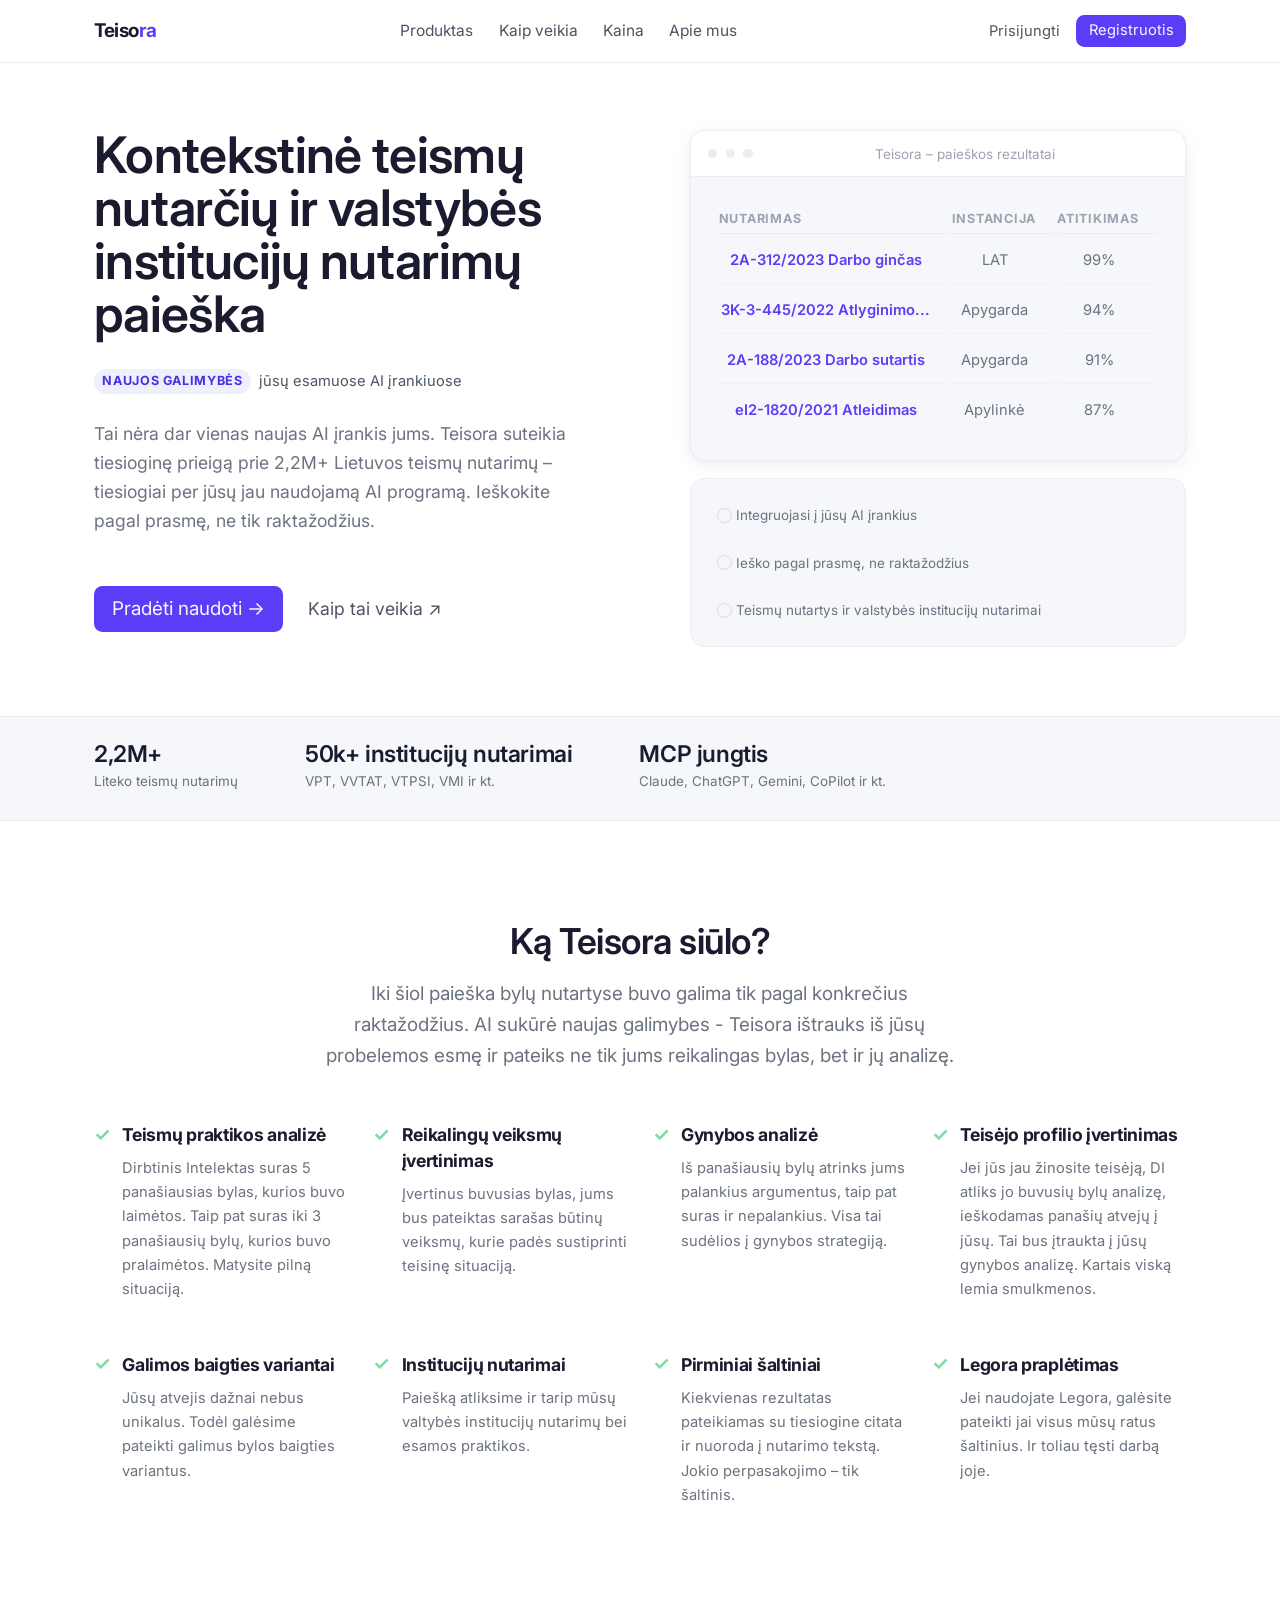
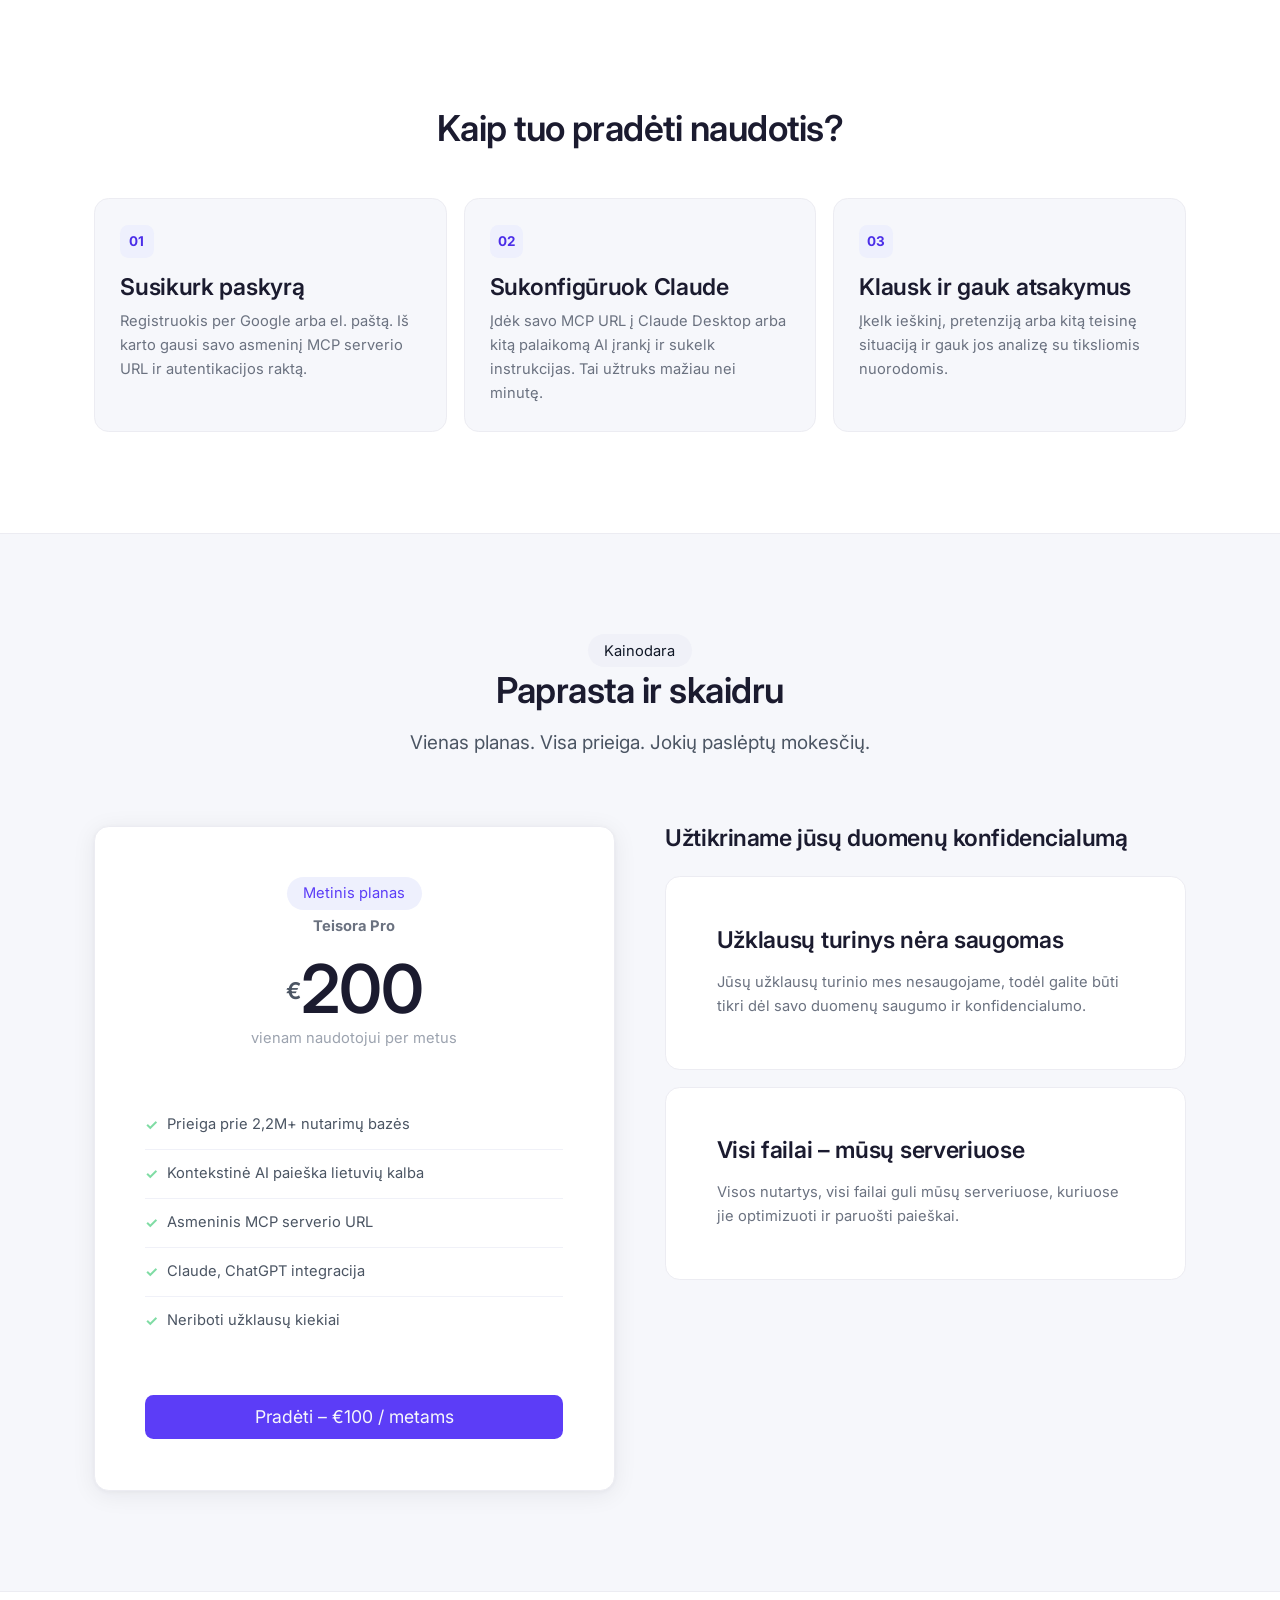
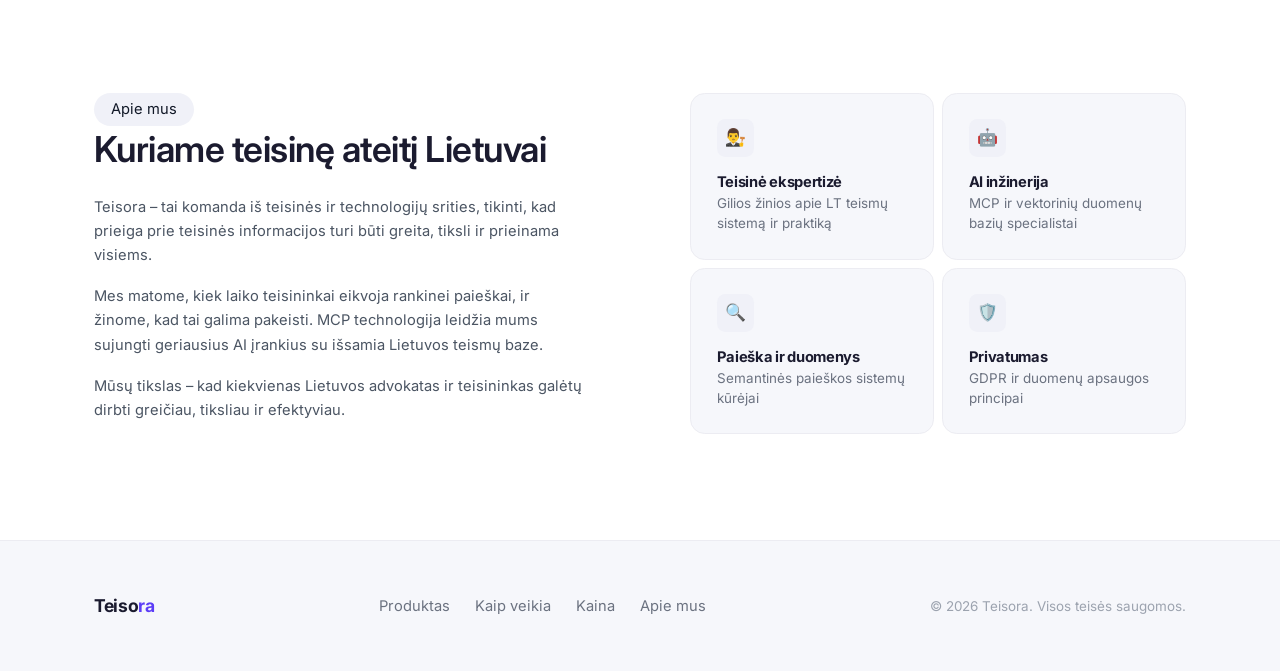
<file: index.html>
<!DOCTYPE html>
<html lang="lt">
<head>
  <meta charset="UTF-8">
  <meta name="viewport" content="width=device-width, initial-scale=1.0">
  <title>Teisora – AI paieška Lietuvos teismų nutarimuose</title>
  <link rel="preconnect" href="https://fonts.googleapis.com">
  <link rel="preconnect" href="https://fonts.gstatic.com" crossorigin>
  <link href="https://fonts.googleapis.com/css2?family=Inter:wght@300;400;500;600;700&display=swap" rel="stylesheet">
  <link rel="stylesheet" href="styles.css">
</head>
<body>

<!-- ═══ HEADER ════════════════════════════════════════════════════ -->
<header>
  <div class="rapper">
    <div class="site-header">
      <a href="#produktas" class="header-logo">Teiso<span>ra</span></a>

      <nav class="morph-nav">
        <div class="morph-nav-items">
          <a href="#produktas"  class="morph-nav-link">Produktas</a>
          <a href="#kaip-veikia" class="morph-nav-link">Kaip veikia</a>
          <a href="#kaina"      class="morph-nav-link">Kaina</a>
          <a href="#apie-mus"   class="morph-nav-link">Apie mus</a>
        </div>
      </nav>

      <div class="header-right">
        <a href="#dashboard"   class="sign-in">Prisijungti</a>
        <a href="#registracija" class="button sm">Registruotis</a>
      </div>
    </div>
  </div>
</header>

<!-- ═══ HERO ══════════════════════════════════════════════════════ -->
<section id="produktas">
  <div class="rapper">
    <div class="hero-grid">

      <!-- LEFT: text -->
      <div class="hero-left">
        <h1>Kontekstinė teismų nutarčių ir valstybės institucijų nutarimų paieška</h1>

        <div class="hero-news">
          <span class="new-tag">Naujos galimybės</span>
            jūsų esamuose AI įrankiuose
        </div>

        <p>Tai nėra dar vienas naujas AI įrankis jums. Teisora suteikia tiesioginę prieigą prie 2,2M+ Lietuvos teismų nutarimų – tiesiogiai per jūsų jau naudojamą AI programą. Ieškokite pagal prasmę, ne tik raktažodžius.</p>

        <div class="hero-btns">
          <a href="#registracija" class="button lg">Pradėti naudoti →</a>
          <a href="#kaip-veikia"  class="btn-demo">Kaip tai veikia ↗</a>
        </div>

      </div>

      <!-- RIGHT: mockup + quote -->
      <div class="hero-right">
        <div class="hero-mockup">
          <div class="mockup-bar">
            <div class="mockup-dot"></div>
            <div class="mockup-dot"></div>
            <div class="mockup-dot"></div>
            <span class="mockup-title">Teisora – paieškos rezultatai</span>
          </div>
          <div class="mockup-body">
            <table class="mockup-table">
              <thead>
                <tr>
                  <th>Nutarimas</th>
                  <th>Instancija</th>
                  <th>Atitikimas</th>
                </tr>
              </thead>
              <tbody>
                <tr>
                  <td class="td-url">2A-312/2023 Darbo ginčas</td>
                  <td>LAT</td>
                  <td>99%</td>
                </tr>
                <tr>
                  <td class="td-url">3K-3-445/2022 Atlyginimo...</td>
                  <td>Apygarda</td>
                  <td>94%</td>
                </tr>
                <tr>
                  <td class="td-url">2A-188/2023 Darbo sutartis</td>
                  <td>Apygarda</td>
                  <td>91%</td>
                </tr>
                <tr>
                  <td class="td-url">eI2-1820/2021 Atleidimas</td>
                  <td>Apylinkė</td>
                  <td>87%</td>
                </tr>
              </tbody>
            </table>
          </div>
        </div>

        <div class="hero-quote">
            <div class="trust-signals">
                <span>Integruojasi į jūsų AI įrankius</span>
                <span>Ieško pagal prasmę, ne raktažodžius</span>
                <span>Teismų nutartys ir valstybės institucijų nutarimai</span>
            </div>

        </div>
      </div>

    </div>
  </div>
</section>

<!-- ═══ STATS ═════════════════════════════════════════════════════ -->
<div class="stats-band">
  <div class="rapper">
    <div class="stats-row">
      <div class="stat-item"><strong>2,2M+</strong><span>Liteko teismų nutarimų</span></div>
        <div class="stat-item"><strong>50k+ institucijų nutarimai</strong><span>VPT, VVTAT, VTPSI, VMI ir kt.</span></div>
        <div class="stat-item"><strong>MCP jungtis</strong><span>Claude, ChatGPT, Gemini, CoPilot ir kt.</span></div>

    </div>
  </div>
</div>

<!-- ═══ KODĖL TEISORA ══════════════════════════════════════════════ -->
<section id="kodel">
  <div class="rapper">

    <div class="features-head">
      <h2>Ką Teisora siūlo?</h2>
      <p>Iki šiol paieška bylų nutartyse buvo galima tik pagal konkrečius raktažodžius. AI sukūrė naujas galimybes - Teisora ištrauks iš jūsų probelemos esmę ir pateiks ne tik jums reikalingas bylas, bet ir jų analizę.</p>
    </div>

    <div class="features-grid">
      <div class="feature-item">
        <div class="feature-check">✓</div>
        <div>
          <h4>Teismų praktikos analizė</h4>
          <p>Dirbtinis Intelektas suras 5 panašiausias bylas, kurios buvo laimėtos. Taip pat suras iki 3 panašiausių bylų, kurios buvo pralaimėtos. Matysite pilną situaciją.</p>
        </div>
      </div>
        <div class="feature-item">
            <div class="feature-check">✓</div>
            <div>
                <h4>Reikalingų veiksmų įvertinimas</h4>
                <p>Įvertinus buvusias bylas, jums bus pateiktas sarašas būtinų veiksmų, kurie padės sustiprinti teisinę situaciją.</p>
            </div>
        </div>
      <div class="feature-item">
        <div class="feature-check">✓</div>
        <div>
          <h4>Gynybos analizė</h4>
          <p>Iš panašiausių bylų atrinks jums palankius argumentus, taip pat suras ir nepalankius. Visa tai sudėlios į gynybos strategiją.</p>
        </div>
      </div>
        <div class="feature-item">
            <div class="feature-check">✓</div>
            <div>
                <h4>Teisėjo profilio įvertinimas</h4>
                <p>Jei jūs jau žinosite teisėją, DI atliks jo buvusių bylų analizę, ieškodamas panašių atvejų į jūsų. Tai bus įtraukta į jūsų gynybos analizę. Kartais viską lemia smulkmenos.</p>
            </div>
        </div>
        <div class="feature-item">
            <div class="feature-check">✓</div>
            <div>
                <h4>Galimos baigties variantai</h4>
                <p>Jūsų atvejis dažnai nebus unikalus. Todėl galėsime pateikti galimus bylos baigties variantus.</p>
            </div>
        </div>
        <div class="feature-item">
            <div class="feature-check">✓</div>
            <div>
                <h4>Institucijų nutarimai</h4>
                <p>Paiešką atliksime ir tarip mūsų valtybės institucijų nutarimų bei esamos praktikos.</p>
            </div>
        </div>
      <div class="feature-item">
        <div class="feature-check">✓</div>
        <div>
          <h4>Pirminiai šaltiniai</h4>
          <p>Kiekvienas rezultatas pateikiamas su tiesiogine citata ir nuoroda į nutarimo tekstą. Jokio perpasakojimo – tik šaltinis.</p>
        </div>
      </div>
        <div class="feature-item">
            <div class="feature-check">✓</div>
            <div>
                <h4>Legora praplėtimas</h4>
                <p>Jei naudojate Legora, galėsite pateikti jai visus mūsų ratus šaltinius. Ir toliau tęsti darbą joje.</p>
            </div>
        </div>
    </div>

  </div>
</section>
<!-- ═══ KAIP VEIKIA ═══════════════════════════════════════════════ -->
<section id="kaip-veikia">
  <div class="rapper">

    <div class="features-head">
      <h2>Kaip tuo pradėti naudotis?</h2>
    </div>

    <div class="three-col">
      <div class="step-card">
        <div class="step-num">01</div>
        <h4>Susikurk paskyrą</h4>
        <p>Registruokis per Google arba el. paštą. Iš karto gausi savo asmeninį MCP serverio URL ir autentikacijos raktą.</p>
      </div>
      <div class="step-card">
        <div class="step-num">02</div>
        <h4>Sukonfigūruok Claude</h4>
        <p>Įdėk savo MCP URL į Claude Desktop arba kitą palaikomą AI įrankį ir sukelk instrukcijas. Tai užtruks mažiau nei minutę.</p>
      </div>
      <div class="step-card">
        <div class="step-num">03</div>
        <h4>Klausk ir gauk atsakymus</h4>
        <p>Įkelk ieškinį, pretenziją arba kitą teisinę situaciją ir gauk jos analizę su tiksliomis nuorodomis.</p>
      </div>
    </div>

  </div>
</section>

<!-- ═══ KAINA ══════════════════════════════════════════════════════ -->
<section id="kaina" class="alt">
  <div class="rapper">
    <div class="section-head" style="text-align:center">
      <div class="badge-button">Kainodara</div>
      <h2>Paprasta ir skaidru</h2>
      <p style="margin:0 auto">Vienas planas. Visa prieiga. Jokių paslėptų mokesčių.</p>
    </div>
    <div class="pricing-grid">
      <div class="plan-card">
        <div class="badge-button alt">Metinis planas</div>
        <p class="plan-name">Teisora Pro</p>
        <div class="plan-price">
          <span class="sym">€</span><span class="amt">200</span>
        </div>
        <p class="plan-period">vienam naudotojui per metus</p>
        <ul class="plan-list">
          <li>Prieiga prie 2,2M+ nutarimų bazės</li>
          <li>Kontekstinė AI paieška lietuvių kalba</li>
          <li>Asmeninis MCP serverio URL</li>
          <li>Claude, ChatGPT integracija</li>
          <li>Neriboti užklausų kiekiai</li>
        </ul>
        <a href="#registracija" class="button" style="display:block;width:100%;text-align:center">Pradėti – €100 / metams</a>
      </div>
      <div class="pricing-trust">
        <h3>Užtikriname jūsų duomenų konfidencialumą</h3>
        <div class="card">
          <h4>Užklausų turinys nėra saugomas</h4>
          <p>Jūsų užklausų turinio mes nesaugojame, todėl galite būti tikri dėl savo duomenų saugumo ir konfidencialumo.</p>
        </div>
        <div class="card">
          <h4>Visi failai – mūsų serveriuose</h4>
          <p>Visos nutartys, visi failai guli mūsų serveriuose, kuriuose jie optimizuoti ir paruošti paieškai.</p>
        </div>
      </div>
    </div>
  </div>
</section>

<!-- ═══ APIE MUS ═══════════════════════════════════════════════════ -->
<section id="apie-mus">
  <div class="rapper">
    <div class="about-grid">
      <div class="about-text">
        <div class="badge-button">Apie mus</div>
        <h2>Kuriame teisinę ateitį Lietuvai</h2>
        <p>Teisora – tai komanda iš teisinės ir technologijų srities, tikinti, kad prieiga prie teisinės informacijos turi būti greita, tiksli ir prieinama visiems.</p>
        <p>Mes matome, kiek laiko teisininkai eikvoja rankinei paieškai, ir žinome, kad tai galima pakeisti. MCP technologija leidžia mums sujungti geriausius AI įrankius su išsamia Lietuvos teismų baze.</p>
        <p>Mūsų tikslas – kad kiekvienas Lietuvos advokatas ir teisininkas galėtų dirbti greičiau, tiksliau ir efektyviau.</p>
      </div>
      <div class="team-grid">
        <div class="team-card">
          <div class="team-av">👨‍⚖️</div>
          <h4>Teisinė ekspertizė</h4>
          <p>Gilios žinios apie LT teismų sistemą ir praktiką</p>
        </div>
        <div class="team-card">
          <div class="team-av">🤖</div>
          <h4>AI inžinerija</h4>
          <p>MCP ir vektorinių duomenų bazių specialistai</p>
        </div>
        <div class="team-card">
          <div class="team-av">🔍</div>
          <h4>Paieška ir duomenys</h4>
          <p>Semantinės paieškos sistemų kūrėjai</p>
        </div>
        <div class="team-card">
          <div class="team-av">🛡️</div>
          <h4>Privatumas</h4>
          <p>GDPR ir duomenų apsaugos principai</p>
        </div>
      </div>
    </div>
  </div>
</section>

<!-- ═══ FOOTER ═════════════════════════════════════════════════════ -->
<footer>
  <div class="rapper">
    <div class="footer-row">
      <a href="#produktas" class="f-logo">Teiso<span>ra</span></a>
      <div class="f-links">
        <a href="#produktas">Produktas</a>
        <a href="#kaip-veikia">Kaip veikia</a>
        <a href="#kaina">Kaina</a>
        <a href="#apie-mus">Apie mus</a>
      </div>
      <p class="f-copy">© 2026 Teisora. Visos teisės saugomos.</p>
    </div>
  </div>
</footer>

<!-- ═══════════════════════════════════════════════════════════════
     MODAL: REGISTRACIJA
════════════════════════════════════════════════════════════════ -->
<div id="registracija" class="overlay">
  <div class="modal-box">
    <a href="#produktas" class="modal-x">✕</a>
    <h2>Pradėti naudoti</h2>
    <p class="modal-sub">Susikurk paskyrą ir gauk prieigą per 2 minutes</p>

    <a href="#dashboard" class="btn-google">
      <svg width="16" height="16" viewBox="0 0 24 24" aria-hidden="true">
        <path fill="#4285F4" d="M22.56 12.25c0-.78-.07-1.53-.2-2.25H12v4.26h5.92c-.26 1.37-1.04 2.53-2.21 3.31v2.77h3.57c2.08-1.92 3.28-4.74 3.28-8.09z"/>
        <path fill="#34A853" d="M12 23c2.97 0 5.46-.98 7.28-2.66l-3.57-2.77c-.98.66-2.23 1.06-3.71 1.06-2.86 0-5.29-1.93-6.16-4.53H2.18v2.84C3.99 20.53 7.7 23 12 23z"/>
        <path fill="#FBBC05" d="M5.84 14.09c-.22-.66-.35-1.36-.35-2.09s.13-1.43.35-2.09V7.07H2.18C1.43 8.55 1 10.22 1 12s.43 3.45 1.18 4.93l2.85-2.22.81-.62z"/>
        <path fill="#EA4335" d="M12 5.38c1.62 0 3.06.56 4.21 1.64l3.15-3.15C17.45 2.09 14.97 1 12 1 7.7 1 3.99 3.47 2.18 7.07l3.66 2.84c.87-2.6 3.3-4.53 6.16-4.53z"/>
      </svg>
      Tęsti su Google
    </a>

    <div class="sep">arba</div>

    <div class="field">
      <label for="r-email">El. paštas</label>
      <input id="r-email" type="email" class="element" placeholder="vardas@advokatai.lt">
    </div>
    <div class="field">
      <label for="r-pw">Slaptažodis</label>
      <input id="r-pw" type="password" class="element" placeholder="Sukurkite slaptažodį">
    </div>
    <a href="#dashboard" class="button" style="display:block;width:100%;text-align:center;margin-top:var(--space-lg)">Registruotis</a>
    <p class="modal-foot">Jau turi paskyrą? <a href="#dashboard">Prisijungti</a></p>
  </div>
</div>

<!-- ═══════════════════════════════════════════════════════════════
     MODAL: DASHBOARD
════════════════════════════════════════════════════════════════ -->
<div id="dashboard" class="overlay">
  <div class="modal-box">
    <a href="#produktas" class="modal-x">✕</a>
    <h2>Mano paskyra</h2>
    <p class="modal-sub">vardas@advokatai.lt · Teisora Pro · galioja iki 2027-06-12</p>

    <div class="dash-s">
      <span class="dash-label">MCP serverio URL</span>
      <div class="code-box">https://mcp.teisora.lt/v1/sse?token=sk-teisora-xxxxxxxxxxxx</div>
    </div>

    <div class="dash-s">
      <span class="dash-label">Autentikacijos raktas</span>
      <div class="code-box">sk-teisora-xxxxxxxxxxxxxxxxxxxxxxxxxxxx</div>
    </div>

    <div class="dash-s">
      <span class="dash-label">Užklausų kiekis šį mėnesį</span>
      <div class="usage-track"><div class="usage-fill"></div></div>
      <div class="usage-meta"><span>230 panaudota</span><span>Neribota</span></div>
    </div>

    <div class="dash-s">
      <span class="dash-label">Konfigūracija Claude Desktop</span>
      <ol class="cfg-list">
        <li>Atidaryk Claude Desktop → Settings → Developer → Edit Config</li>
        <li>Įkopijuok šį JSON į <code>claude_desktop_config.json</code> ir įdėk savo raktą</li>
        <li>Iš naujo paleisk Claude Desktop</li>
        <li>Klausk ir gauk tikslias nuorodas į nutarimus</li>
      </ol>
      <div class="code-box" style="margin-top:var(--space-md); font-size:0.72rem">{
  "mcpServers": {
    "teisora": {
      "url": "https://mcp.teisora.lt/v1/sse",
      "headers": {
        "Authorization": "Bearer sk-teisora-xxx"
      }
    }
  }
}</div>
    </div>
  </div>
</div>

</body>
</html>
</file>
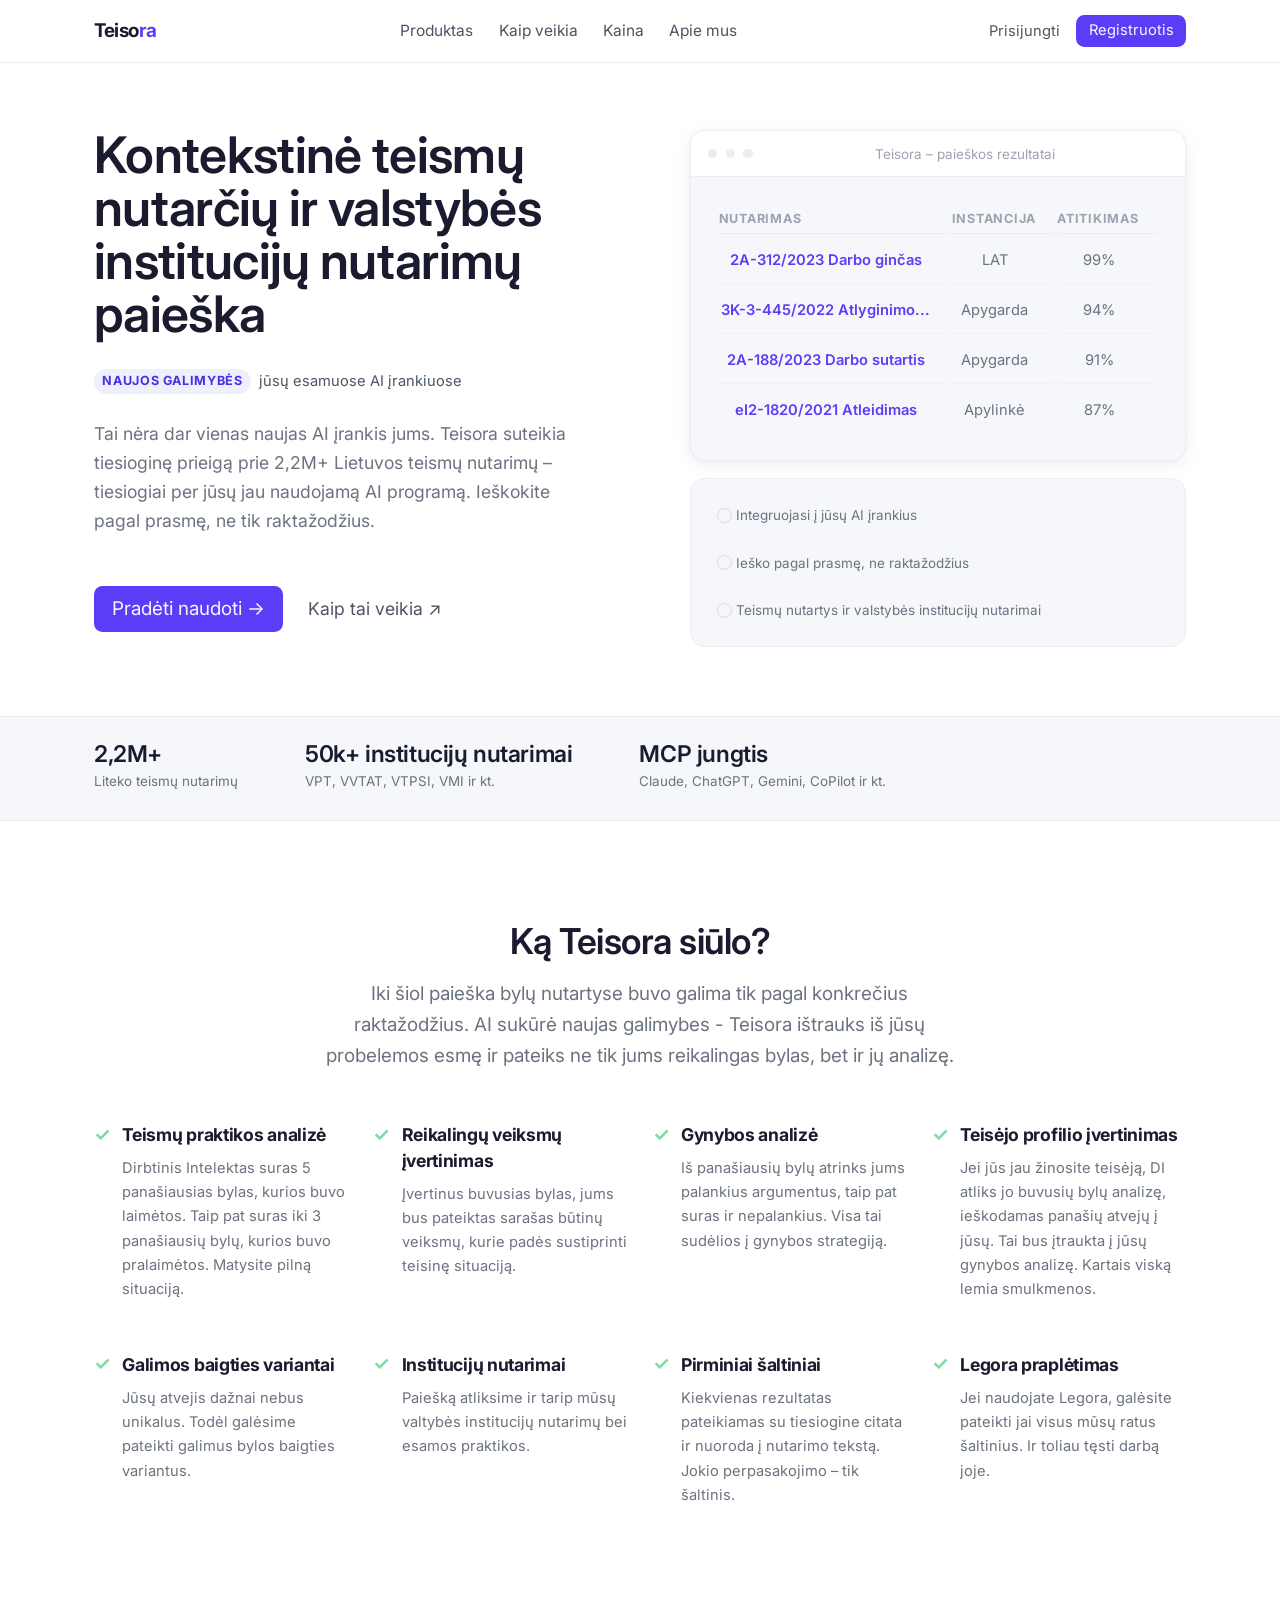
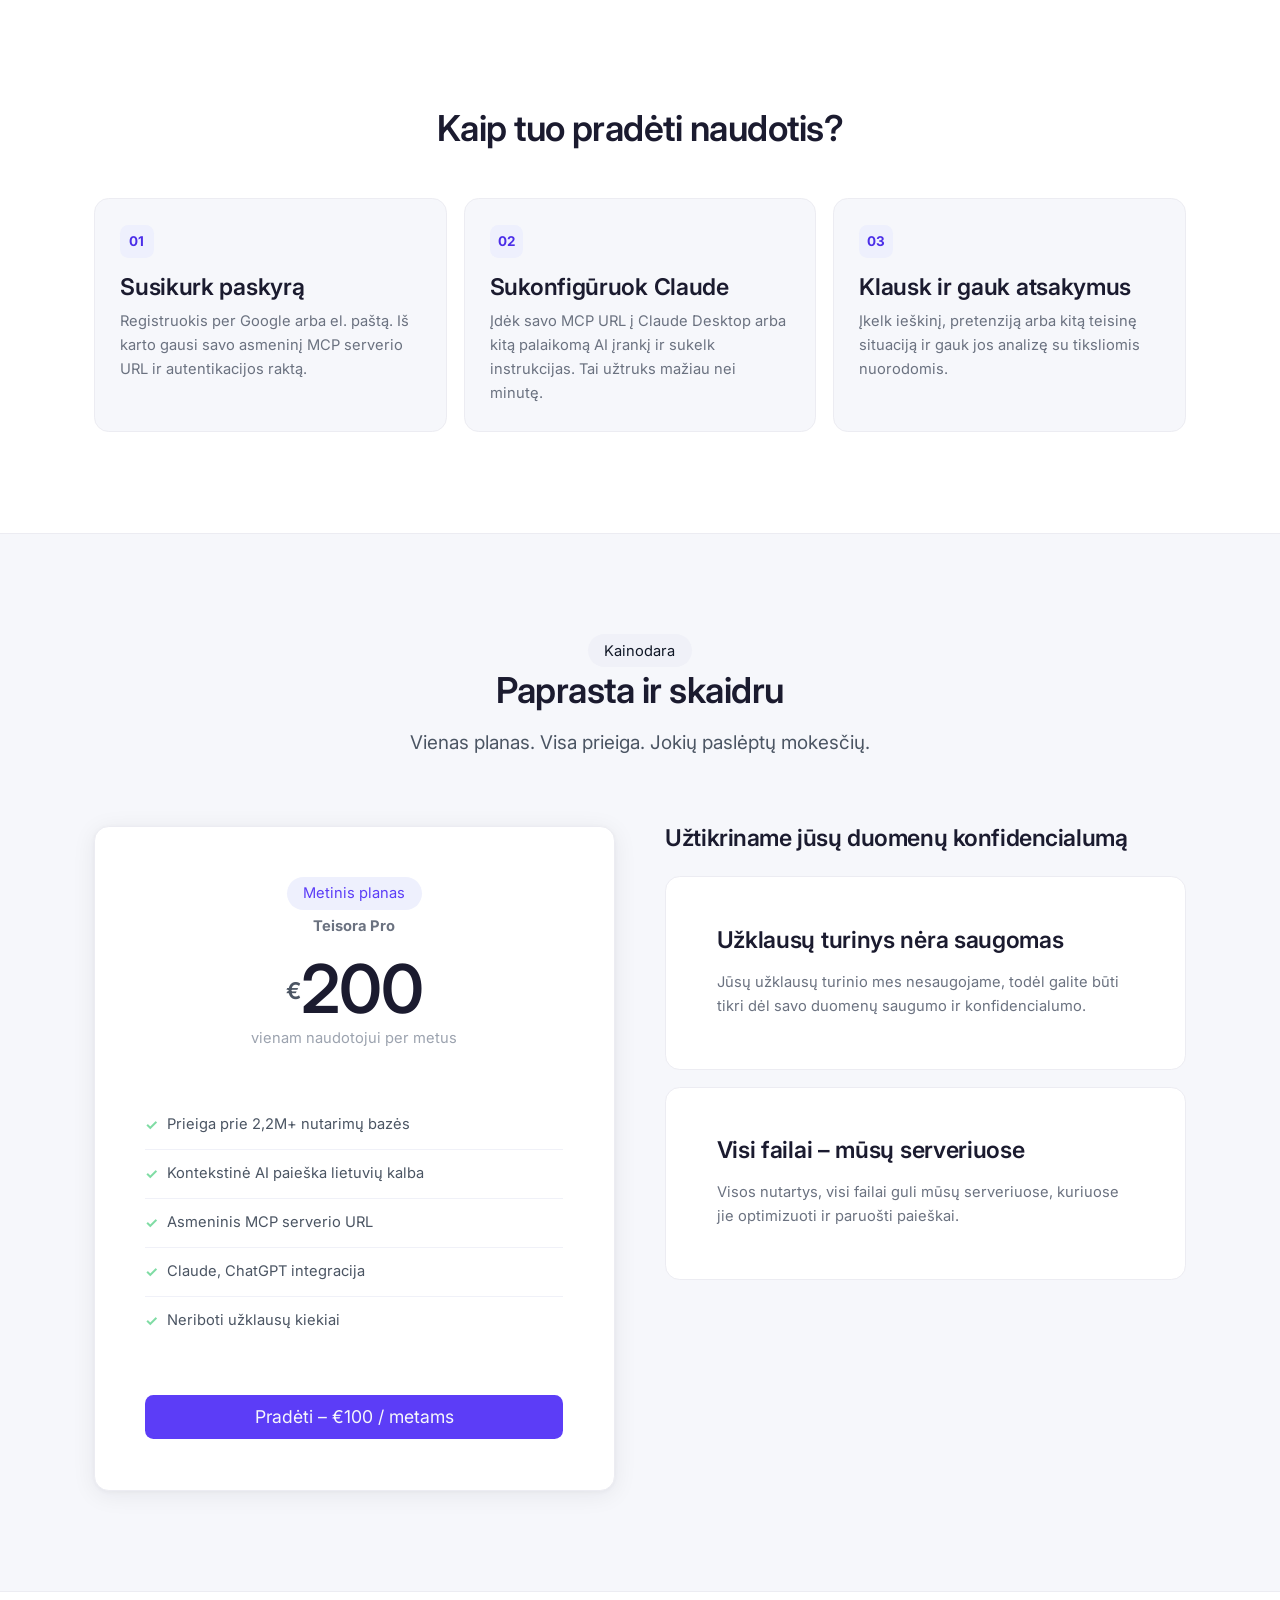
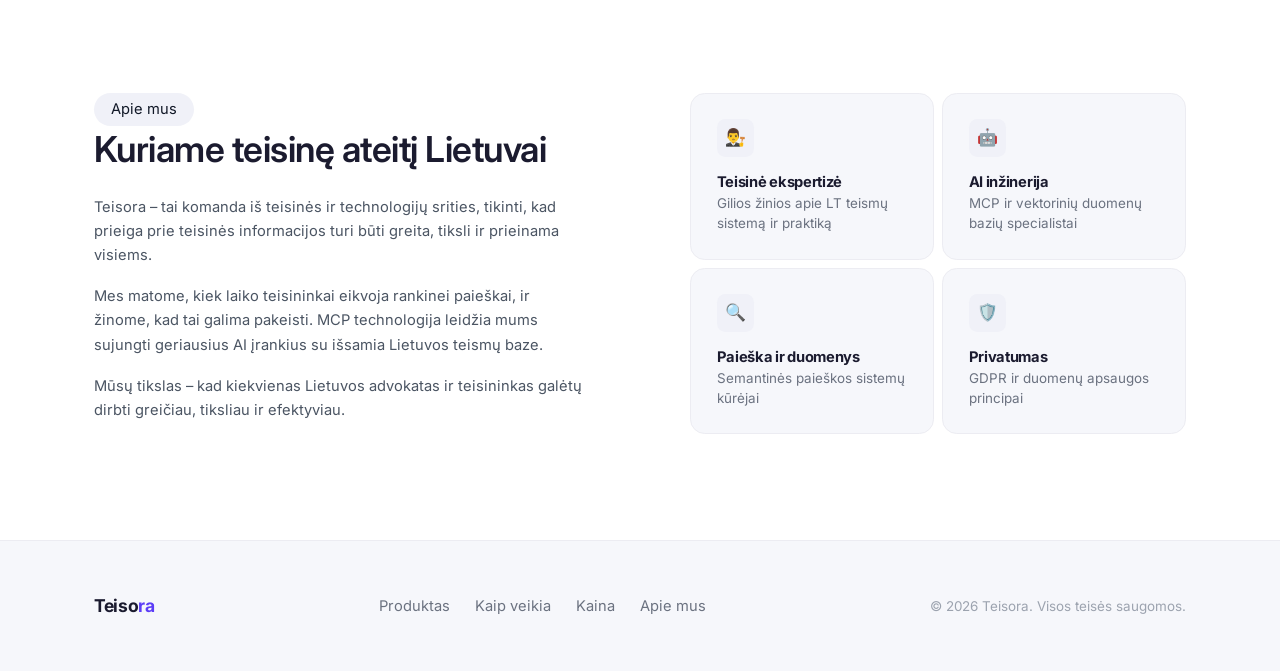
<file: ds/index.html>
<!DOCTYPE html>
<html lang="lt">
<head>
  <meta charset="UTF-8">
  <meta name="viewport" content="width=device-width, initial-scale=1.0">
  <title>Teisora – AI paieška Lietuvos teismų nutarimuose</title>
  <link rel="preconnect" href="https://fonts.googleapis.com">
  <link rel="preconnect" href="https://fonts.gstatic.com" crossorigin>
  <link href="https://fonts.googleapis.com/css2?family=Inter:wght@300;400;500;600;700&display=swap" rel="stylesheet">
  <link rel="stylesheet" href="styles.css">
</head>
<body>

<!-- ═══ HEADER ════════════════════════════════════════════════════ -->
<header>
  <div class="rapper">
    <div class="site-header">
      <a href="#produktas" class="header-logo">Teiso<span>ra</span></a>

      <nav class="morph-nav">
        <div class="morph-nav-items">
          <a href="#produktas"  class="morph-nav-link">Produktas</a>
          <a href="#kaip-veikia" class="morph-nav-link">Kaip veikia</a>
          <a href="#kaina"      class="morph-nav-link">Kaina</a>
          <a href="#apie-mus"   class="morph-nav-link">Apie mus</a>
        </div>
      </nav>

      <div class="header-right">
        <a href="login.html"    class="sign-in">Prisijungti</a>
        <a href="register.html" class="button sm">Registruotis</a>
      </div>
    </div>
  </div>
</header>

<!-- ═══ HERO ══════════════════════════════════════════════════════ -->
<section id="produktas">
  <div class="rapper">
    <div class="hero-grid">

      <!-- LEFT: text -->
      <div class="hero-left">
        <h1>Kontekstinė teismų nutarčių ir valstybės institucijų nutarimų paieška</h1>

        <div class="hero-news">
          <span class="new-tag">Naujos galimybės</span>
            jūsų esamuose AI įrankiuose
        </div>

        <p>Tai nėra dar vienas naujas AI įrankis jums. Teisora suteikia tiesioginę prieigą prie 2,2M+ Lietuvos teismų nutarimų – tiesiogiai per jūsų jau naudojamą AI programą. Ieškokite pagal prasmę, ne tik raktažodžius.</p>

        <div class="hero-btns">
          <a href="register.html" class="button lg">Pradėti naudoti →</a>
          <a href="#kaip-veikia"  class="btn-demo">Kaip tai veikia ↗</a>
        </div>

      </div>

      <!-- RIGHT: mockup + quote -->
      <div class="hero-right">
        <div class="hero-mockup">
          <div class="mockup-bar">
            <div class="mockup-dot"></div>
            <div class="mockup-dot"></div>
            <div class="mockup-dot"></div>
            <span class="mockup-title">Teisora – paieškos rezultatai</span>
          </div>
          <div class="mockup-body">
            <table class="mockup-table">
              <thead>
                <tr>
                  <th>Nutarimas</th>
                  <th>Instancija</th>
                  <th>Atitikimas</th>
                </tr>
              </thead>
              <tbody>
                <tr>
                  <td class="td-url">2A-312/2023 Darbo ginčas</td>
                  <td>LAT</td>
                  <td>99%</td>
                </tr>
                <tr>
                  <td class="td-url">3K-3-445/2022 Atlyginimo...</td>
                  <td>Apygarda</td>
                  <td>94%</td>
                </tr>
                <tr>
                  <td class="td-url">2A-188/2023 Darbo sutartis</td>
                  <td>Apygarda</td>
                  <td>91%</td>
                </tr>
                <tr>
                  <td class="td-url">eI2-1820/2021 Atleidimas</td>
                  <td>Apylinkė</td>
                  <td>87%</td>
                </tr>
              </tbody>
            </table>
          </div>
        </div>

        <div class="hero-quote">
            <div class="trust-signals">
                <span>Integruojasi į jūsų AI įrankius</span>
                <span>Ieško pagal prasmę, ne raktažodžius</span>
                <span>Teismų nutartys ir valstybės institucijų nutarimai</span>
            </div>

        </div>
      </div>

    </div>
  </div>
</section>

<!-- ═══ STATS ═════════════════════════════════════════════════════ -->
<div class="stats-band">
  <div class="rapper">
    <div class="stats-row">
      <div class="stat-item"><strong>2,2M+</strong><span>Liteko teismų nutarimų</span></div>
        <div class="stat-item"><strong>50k+ institucijų nutarimai</strong><span>VPT, VVTAT, VTPSI, VMI ir kt.</span></div>
        <div class="stat-item"><strong>MCP jungtis</strong><span>Claude, ChatGPT, Gemini, CoPilot ir kt.</span></div>

    </div>
  </div>
</div>

<!-- ═══ KODĖL TEISORA ══════════════════════════════════════════════ -->
<section id="kodel">
  <div class="rapper">

    <div class="features-head">
      <h2>Ką Teisora siūlo?</h2>
      <p>Iki šiol paieška bylų nutartyse buvo galima tik pagal konkrečius raktažodžius. AI sukūrė naujas galimybes - Teisora ištrauks iš jūsų probelemos esmę ir pateiks ne tik jums reikalingas bylas, bet ir jų analizę.</p>
    </div>

    <div class="features-grid">
      <div class="feature-item">
        <div class="feature-check">✓</div>
        <div>
          <h4>Teismų praktikos analizė</h4>
          <p>Dirbtinis Intelektas suras 5 panašiausias bylas, kurios buvo laimėtos. Taip pat suras iki 3 panašiausių bylų, kurios buvo pralaimėtos. Matysite pilną situaciją.</p>
        </div>
      </div>
        <div class="feature-item">
            <div class="feature-check">✓</div>
            <div>
                <h4>Reikalingų veiksmų įvertinimas</h4>
                <p>Įvertinus buvusias bylas, jums bus pateiktas sarašas būtinų veiksmų, kurie padės sustiprinti teisinę situaciją.</p>
            </div>
        </div>
      <div class="feature-item">
        <div class="feature-check">✓</div>
        <div>
          <h4>Gynybos analizė</h4>
          <p>Iš panašiausių bylų atrinks jums palankius argumentus, taip pat suras ir nepalankius. Visa tai sudėlios į gynybos strategiją.</p>
        </div>
      </div>
        <div class="feature-item">
            <div class="feature-check">✓</div>
            <div>
                <h4>Teisėjo profilio įvertinimas</h4>
                <p>Jei jūs jau žinosite teisėją, DI atliks jo buvusių bylų analizę, ieškodamas panašių atvejų į jūsų. Tai bus įtraukta į jūsų gynybos analizę. Kartais viską lemia smulkmenos.</p>
            </div>
        </div>
        <div class="feature-item">
            <div class="feature-check">✓</div>
            <div>
                <h4>Galimos baigties variantai</h4>
                <p>Jūsų atvejis dažnai nebus unikalus. Todėl galėsime pateikti galimus bylos baigties variantus.</p>
            </div>
        </div>
        <div class="feature-item">
            <div class="feature-check">✓</div>
            <div>
                <h4>Institucijų nutarimai</h4>
                <p>Paiešką atliksime ir tarip mūsų valtybės institucijų nutarimų bei esamos praktikos.</p>
            </div>
        </div>
      <div class="feature-item">
        <div class="feature-check">✓</div>
        <div>
          <h4>Pirminiai šaltiniai</h4>
          <p>Kiekvienas rezultatas pateikiamas su tiesiogine citata ir nuoroda į nutarimo tekstą. Jokio perpasakojimo – tik šaltinis.</p>
        </div>
      </div>
        <div class="feature-item">
            <div class="feature-check">✓</div>
            <div>
                <h4>Legora praplėtimas</h4>
                <p>Jei naudojate Legora, galėsite pateikti jai visus mūsų ratus šaltinius. Ir toliau tęsti darbą joje.</p>
            </div>
        </div>
    </div>

  </div>
</section>
<!-- ═══ KAIP VEIKIA ═══════════════════════════════════════════════ -->
<section id="kaip-veikia">
  <div class="rapper">

    <div class="features-head">
      <h2>Kaip tuo pradėti naudotis?</h2>
    </div>

    <div class="three-col">
      <div class="step-card">
        <div class="step-num">01</div>
        <h4>Susikurk paskyrą</h4>
        <p>Registruokis per Google arba el. paštą. Iš karto gausi savo asmeninį MCP serverio URL ir autentikacijos raktą.</p>
      </div>
      <div class="step-card">
        <div class="step-num">02</div>
        <h4>Sukonfigūruok Claude</h4>
        <p>Įdėk savo MCP URL į Claude Desktop arba kitą palaikomą AI įrankį ir sukelk instrukcijas. Tai užtruks mažiau nei minutę.</p>
      </div>
      <div class="step-card">
        <div class="step-num">03</div>
        <h4>Klausk ir gauk atsakymus</h4>
        <p>Įkelk ieškinį, pretenziją arba kitą teisinę situaciją ir gauk jos analizę su tiksliomis nuorodomis.</p>
      </div>
    </div>

  </div>
</section>

<!-- ═══ KAINA ══════════════════════════════════════════════════════ -->
<section id="kaina" class="alt">
  <div class="rapper">
    <div class="section-head" style="text-align:center">
      <div class="badge-button">Kainodara</div>
      <h2>Paprasta ir skaidru</h2>
      <p style="margin:0 auto">Vienas planas. Visa prieiga. Jokių paslėptų mokesčių.</p>
    </div>
    <div class="pricing-grid">
      <div class="plan-card">
        <div class="badge-button alt">Metinis planas</div>
        <p class="plan-name">Teisora Pro</p>
        <div class="plan-price">
          <span class="sym">€</span><span class="amt">200</span>
        </div>
        <p class="plan-period">vienam naudotojui per metus</p>
        <ul class="plan-list">
          <li>Prieiga prie 2,2M+ nutarimų bazės</li>
          <li>Kontekstinė AI paieška lietuvių kalba</li>
          <li>Asmeninis MCP serverio URL</li>
          <li>Claude, ChatGPT integracija</li>
          <li>Neriboti užklausų kiekiai</li>
        </ul>
        <a href="register.html" class="button" style="display:block;width:100%;text-align:center">Pradėti – €100 / metams</a>
      </div>
      <div class="pricing-trust">
        <h3>Užtikriname jūsų duomenų konfidencialumą</h3>
        <div class="card">
          <h4>Užklausų turinys nėra saugomas</h4>
          <p>Jūsų užklausų turinio mes nesaugojame, todėl galite būti tikri dėl savo duomenų saugumo ir konfidencialumo.</p>
        </div>
        <div class="card">
          <h4>Visi failai – mūsų serveriuose</h4>
          <p>Visos nutartys, visi failai guli mūsų serveriuose, kuriuose jie optimizuoti ir paruošti paieškai.</p>
        </div>
      </div>
    </div>
  </div>
</section>

<!-- ═══ APIE MUS ═══════════════════════════════════════════════════ -->
<section id="apie-mus">
  <div class="rapper">
    <div class="about-grid">
      <div class="about-text">
        <div class="badge-button">Apie mus</div>
        <h2>Kuriame teisinę ateitį Lietuvai</h2>
        <p>Teisora – tai komanda iš teisinės ir technologijų srities, tikinti, kad prieiga prie teisinės informacijos turi būti greita, tiksli ir prieinama visiems.</p>
        <p>Mes matome, kiek laiko teisininkai eikvoja rankinei paieškai, ir žinome, kad tai galima pakeisti. MCP technologija leidžia mums sujungti geriausius AI įrankius su išsamia Lietuvos teismų baze.</p>
        <p>Mūsų tikslas – kad kiekvienas Lietuvos advokatas ir teisininkas galėtų dirbti greičiau, tiksliau ir efektyviau.</p>
      </div>
      <div class="team-grid">
        <div class="team-card">
          <div class="team-av">👨‍⚖️</div>
          <h4>Teisinė ekspertizė</h4>
          <p>Gilios žinios apie LT teismų sistemą ir praktiką</p>
        </div>
        <div class="team-card">
          <div class="team-av">🤖</div>
          <h4>AI inžinerija</h4>
          <p>MCP ir vektorinių duomenų bazių specialistai</p>
        </div>
        <div class="team-card">
          <div class="team-av">🔍</div>
          <h4>Paieška ir duomenys</h4>
          <p>Semantinės paieškos sistemų kūrėjai</p>
        </div>
        <div class="team-card">
          <div class="team-av">🛡️</div>
          <h4>Privatumas</h4>
          <p>GDPR ir duomenų apsaugos principai</p>
        </div>
      </div>
    </div>
  </div>
</section>

<!-- ═══ FOOTER ═════════════════════════════════════════════════════ -->
<footer>
  <div class="rapper">
    <div class="footer-row">
      <a href="#produktas" class="f-logo">Teiso<span>ra</span></a>
      <div class="f-links">
        <a href="#produktas">Produktas</a>
        <a href="#kaip-veikia">Kaip veikia</a>
        <a href="#kaina">Kaina</a>
        <a href="#apie-mus">Apie mus</a>
      </div>
      <p class="f-copy">© 2026 Teisora. Visos teisės saugomos.</p>
    </div>
  </div>
</footer>

</body>
</html>
</file>
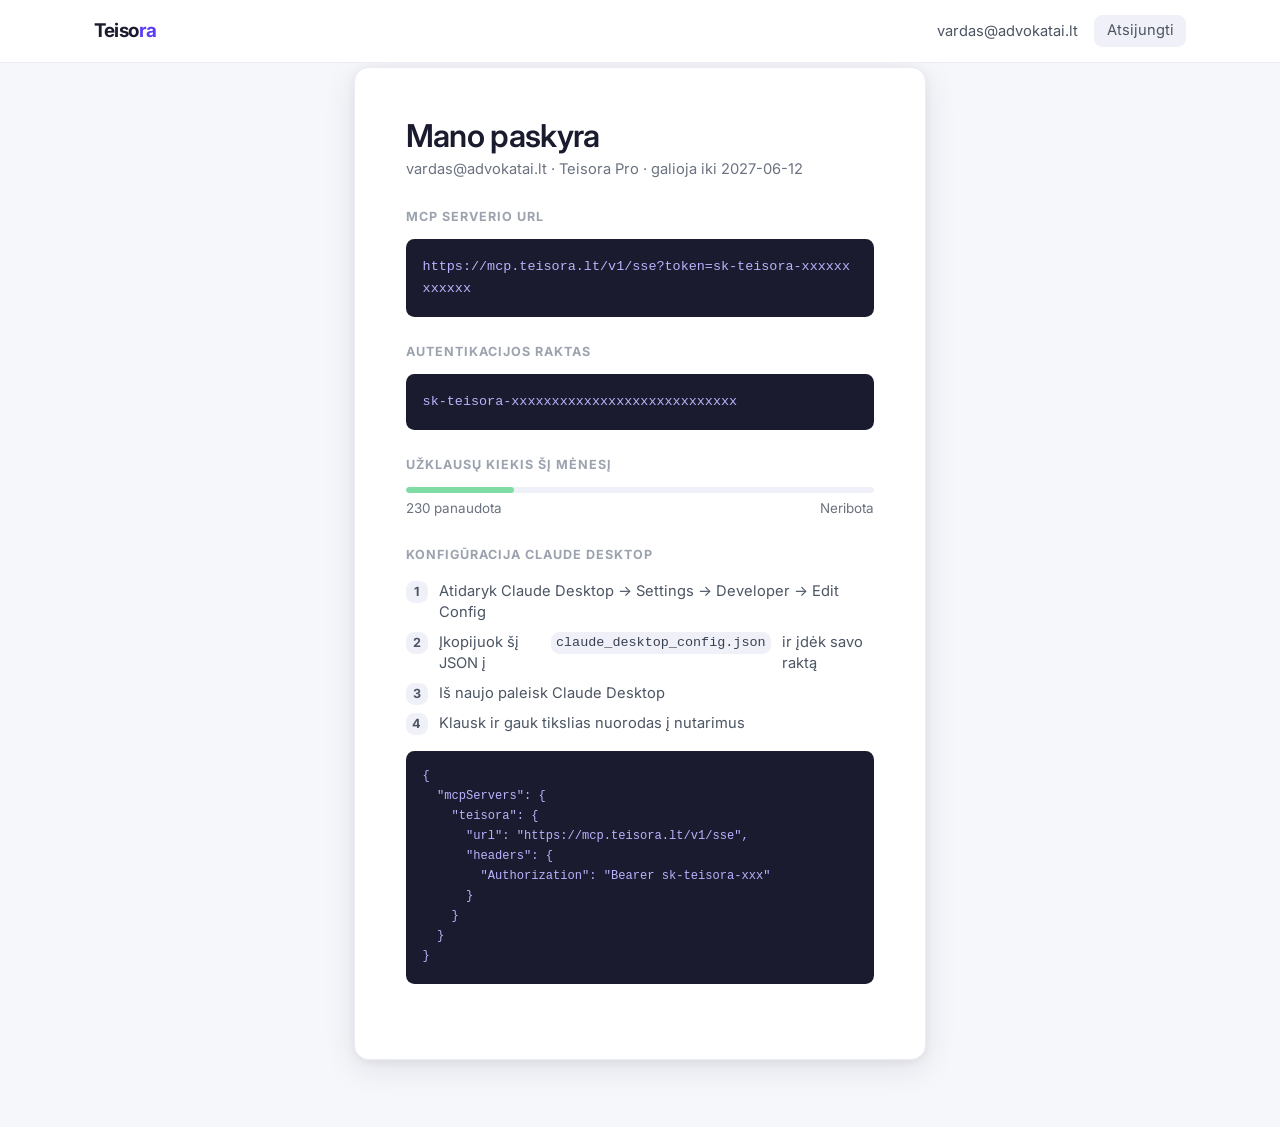
<file: ds/dashboard.html>
<!DOCTYPE html>
<html lang="lt">
<head>
  <meta charset="UTF-8">
  <meta name="viewport" content="width=device-width, initial-scale=1.0">
  <title>Mano paskyra – Teisora</title>
  <link rel="preconnect" href="https://fonts.googleapis.com">
  <link rel="preconnect" href="https://fonts.gstatic.com" crossorigin>
  <link href="https://fonts.googleapis.com/css2?family=Inter:wght@300;400;500;600;700&display=swap" rel="stylesheet">
  <link rel="stylesheet" href="styles.css">
</head>
<body>

<!-- ═══ HEADER ════════════════════════════════════════════════════ -->
<header>
  <div class="rapper">
    <div class="site-header">
      <a href="index.html" class="header-logo">Teiso<span>ra</span></a>
      <div class="header-right">
        <span class="sign-in auth-hint">vardas@advokatai.lt</span>
        <a href="login.html" class="button sm warn">Atsijungti</a>
      </div>
    </div>
  </div>
</header>

<!-- ═══ DASHBOARD ═════════════════════════════════════════════════ -->
<main class="auth-main">
  <div class="auth-card" style="max-width:34rem">
    <div class="auth-head" style="text-align:left">
      <h1>Mano paskyra</h1>
      <p>vardas@advokatai.lt · Teisora Pro · galioja iki 2027-06-12</p>
    </div>

    <div class="dash-s">
      <span class="dash-label">MCP serverio URL</span>
      <div class="code-box">https://mcp.teisora.lt/v1/sse?token=sk-teisora-xxxxxxxxxxxx</div>
    </div>

    <div class="dash-s">
      <span class="dash-label">Autentikacijos raktas</span>
      <div class="code-box">sk-teisora-xxxxxxxxxxxxxxxxxxxxxxxxxxxx</div>
    </div>

    <div class="dash-s">
      <span class="dash-label">Užklausų kiekis šį mėnesį</span>
      <div class="usage-track"><div class="usage-fill"></div></div>
      <div class="usage-meta"><span>230 panaudota</span><span>Neribota</span></div>
    </div>

    <div class="dash-s">
      <span class="dash-label">Konfigūracija Claude Desktop</span>
      <ol class="cfg-list">
        <li>Atidaryk Claude Desktop → Settings → Developer → Edit Config</li>
        <li>Įkopijuok šį JSON į <code>claude_desktop_config.json</code> ir įdėk savo raktą</li>
        <li>Iš naujo paleisk Claude Desktop</li>
        <li>Klausk ir gauk tikslias nuorodas į nutarimus</li>
      </ol>
      <div class="code-box" style="margin-top:var(--space-md); font-size:0.72rem; white-space:pre-wrap">{
  "mcpServers": {
    "teisora": {
      "url": "https://mcp.teisora.lt/v1/sse",
      "headers": {
        "Authorization": "Bearer sk-teisora-xxx"
      }
    }
  }
}</div>
    </div>
  </div>
</main>

</body>
</html>
</file>
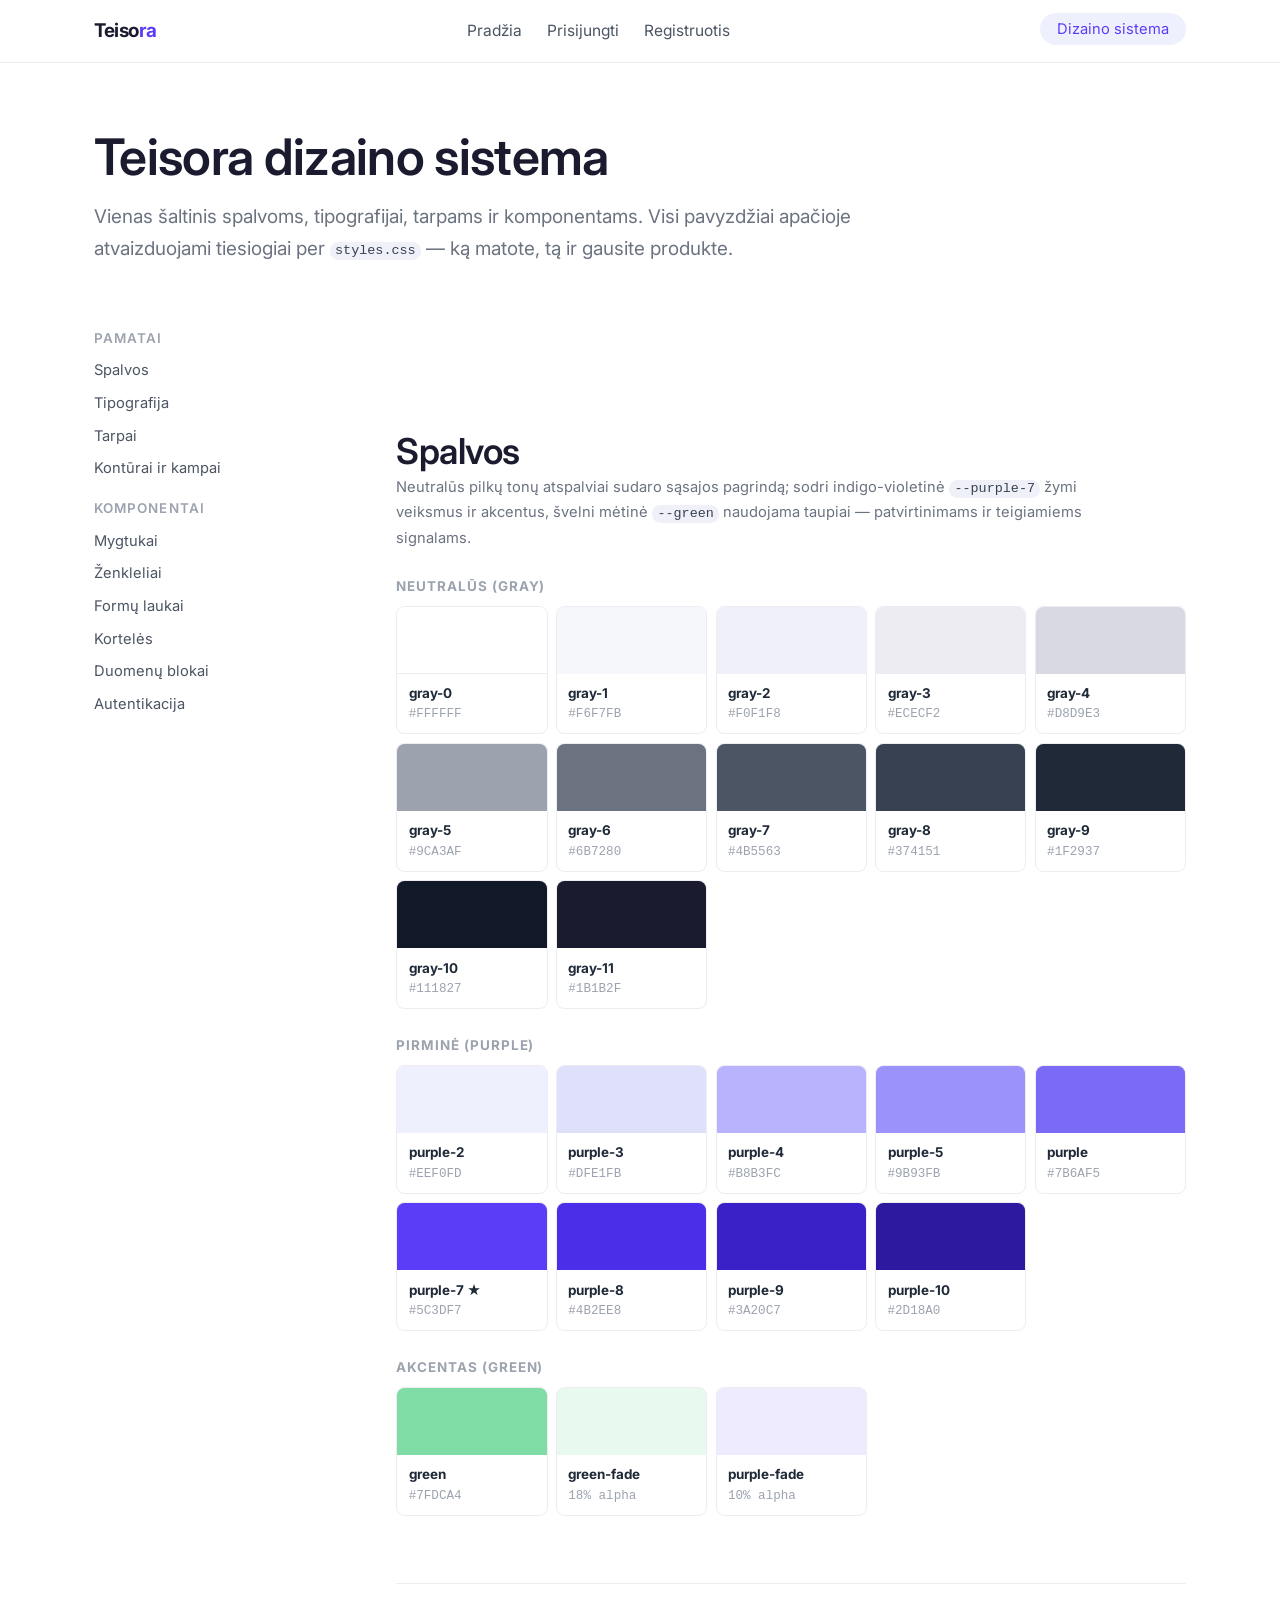
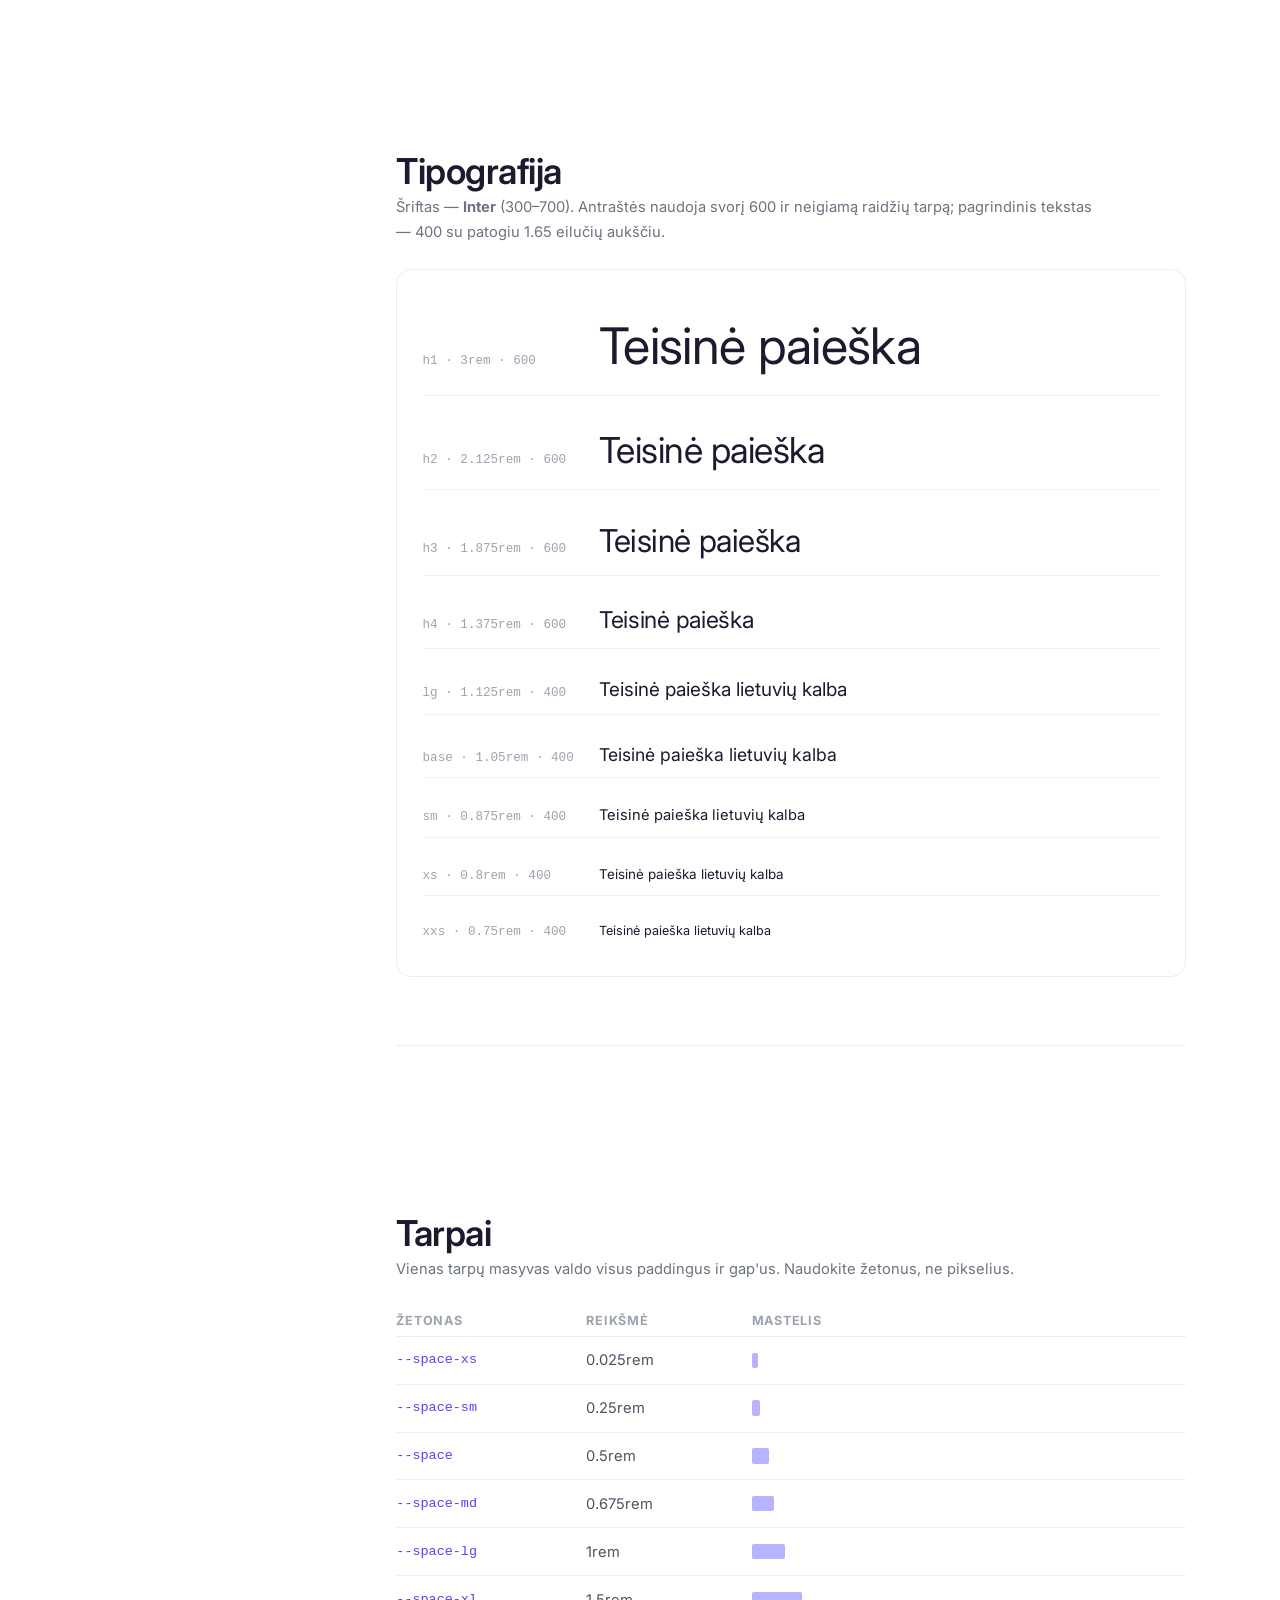
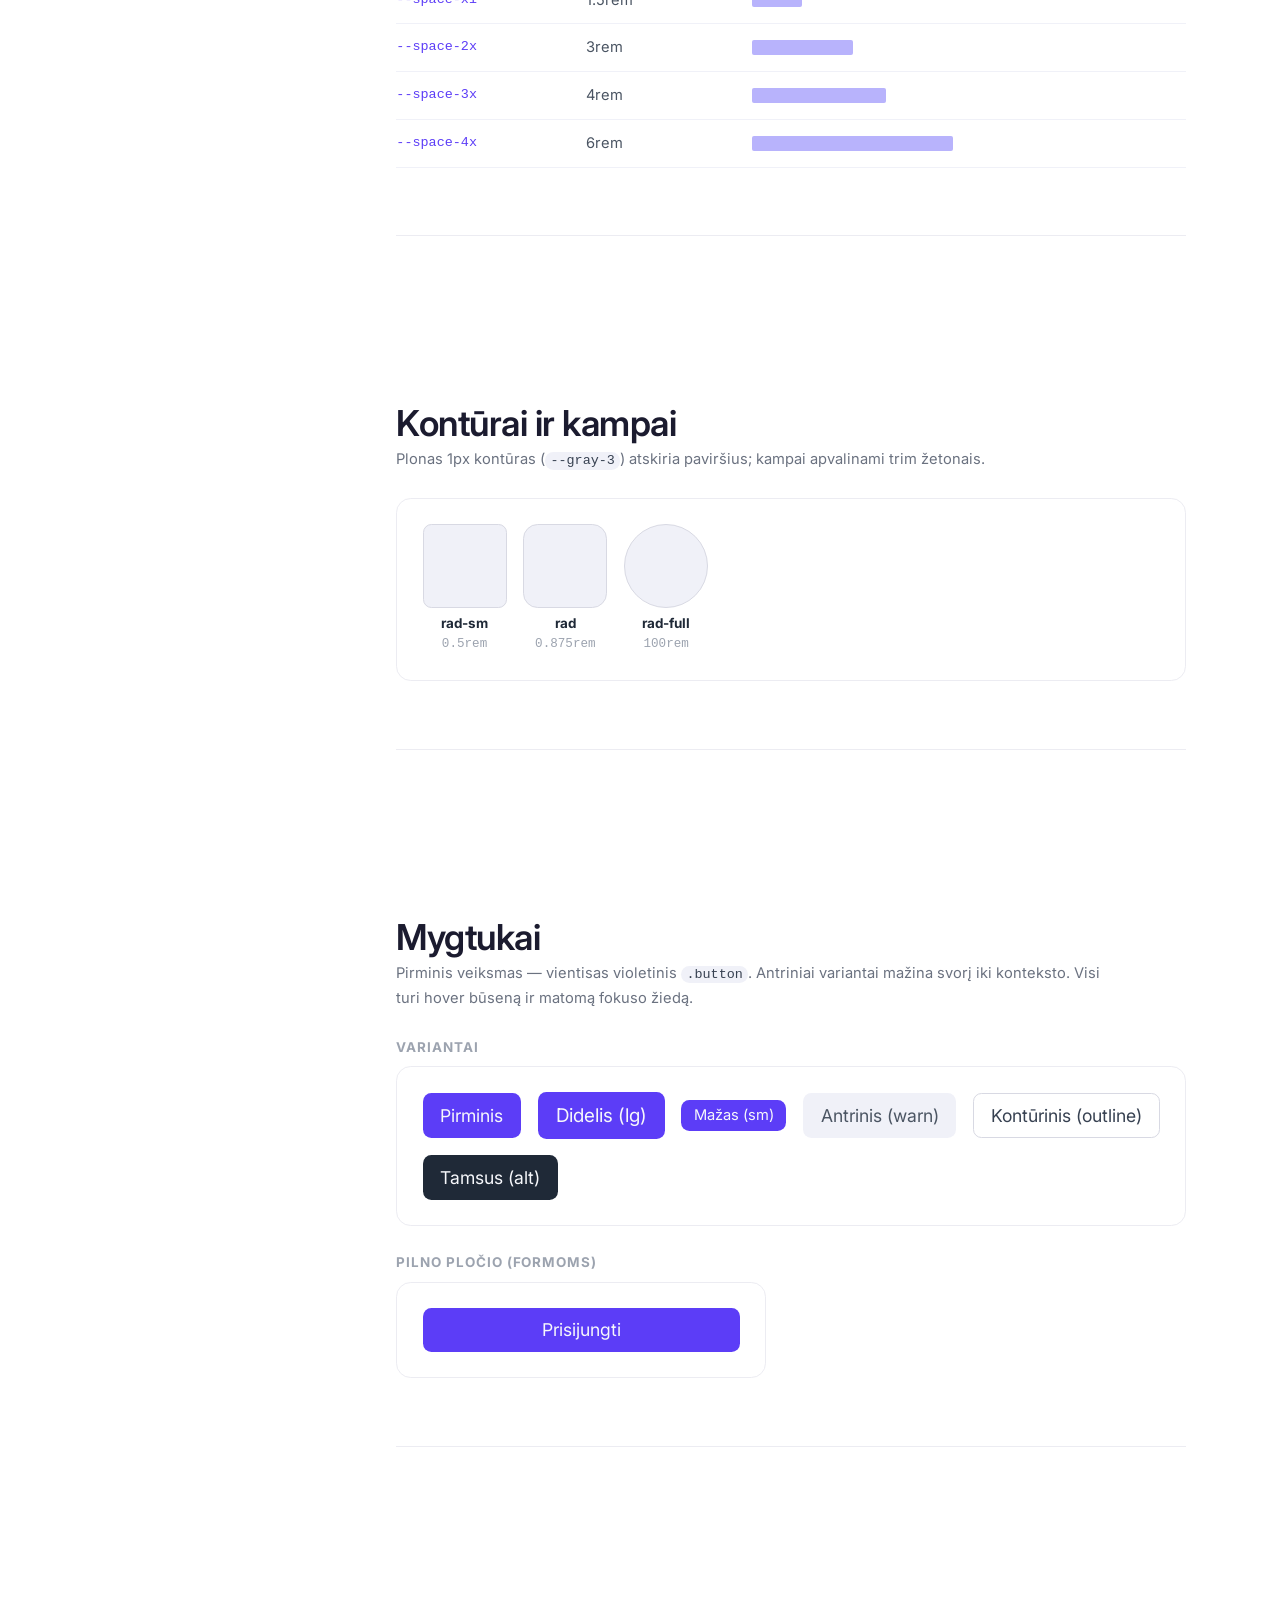
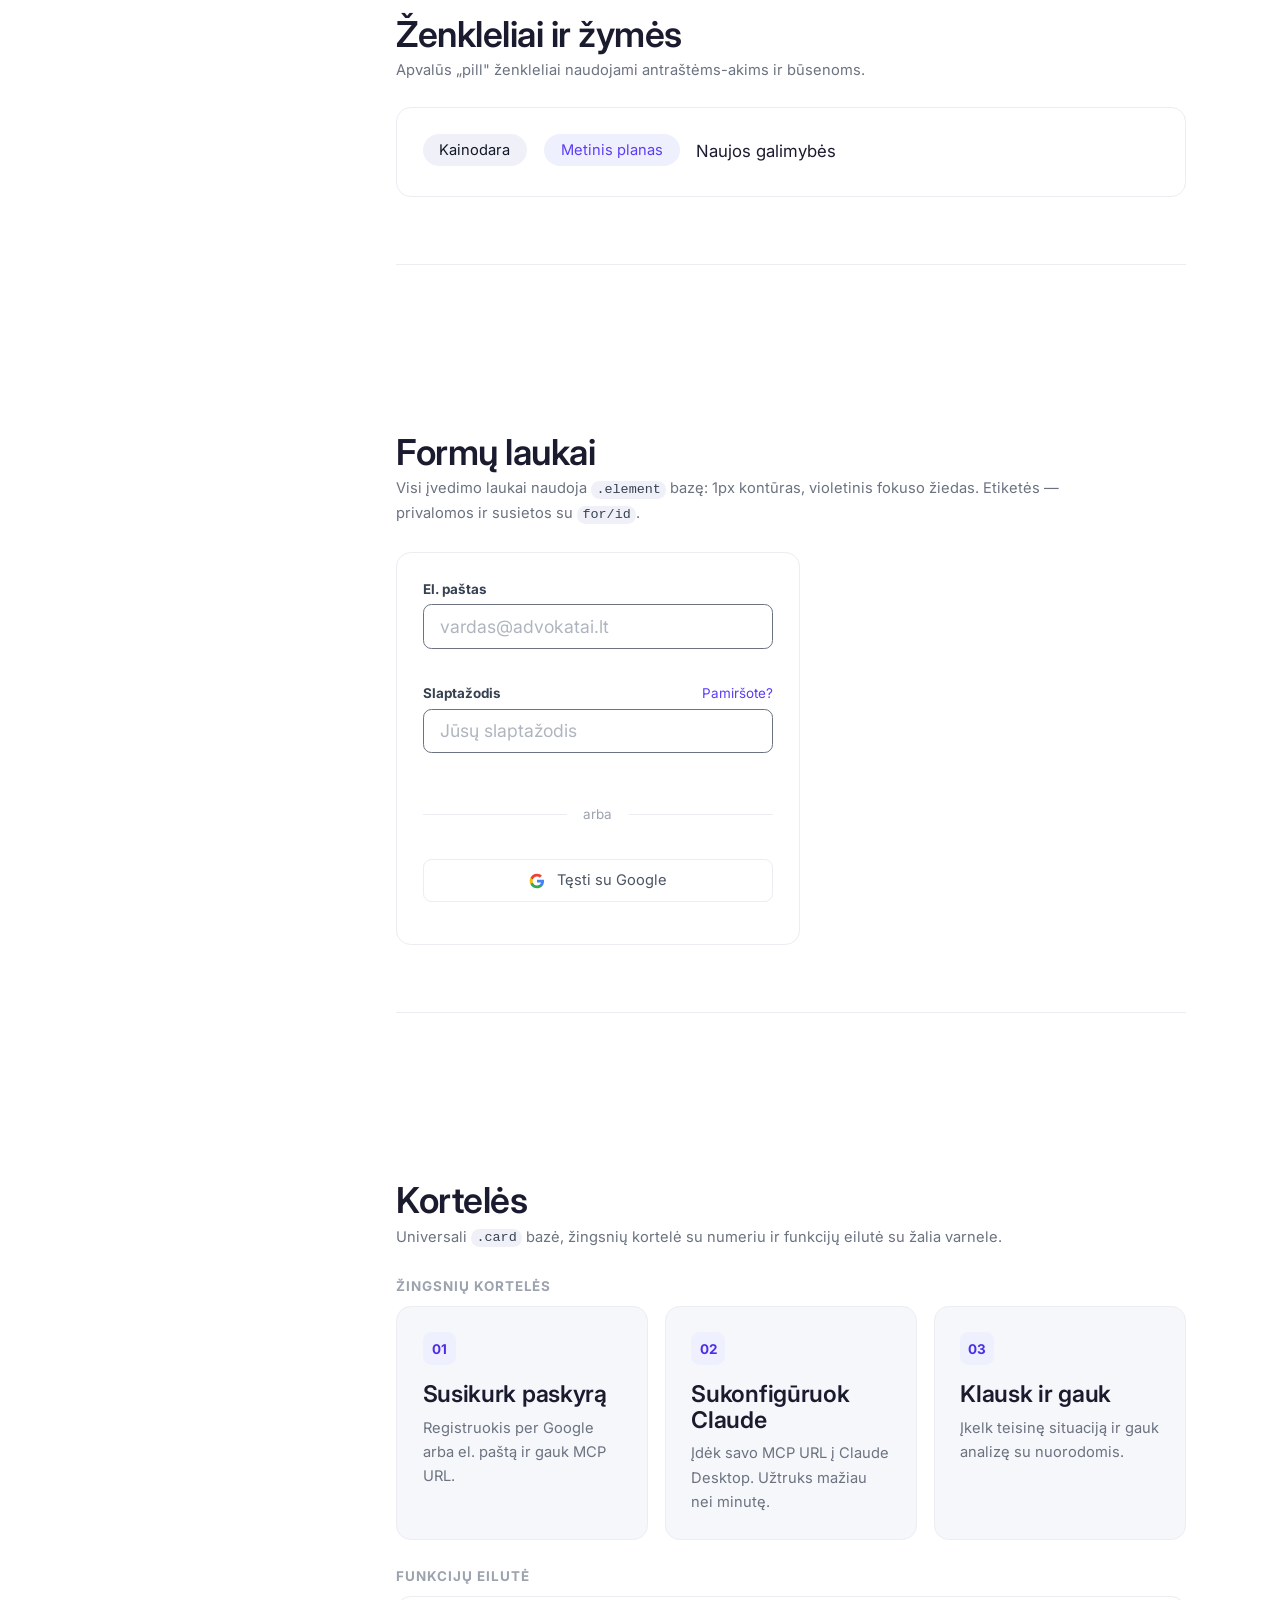
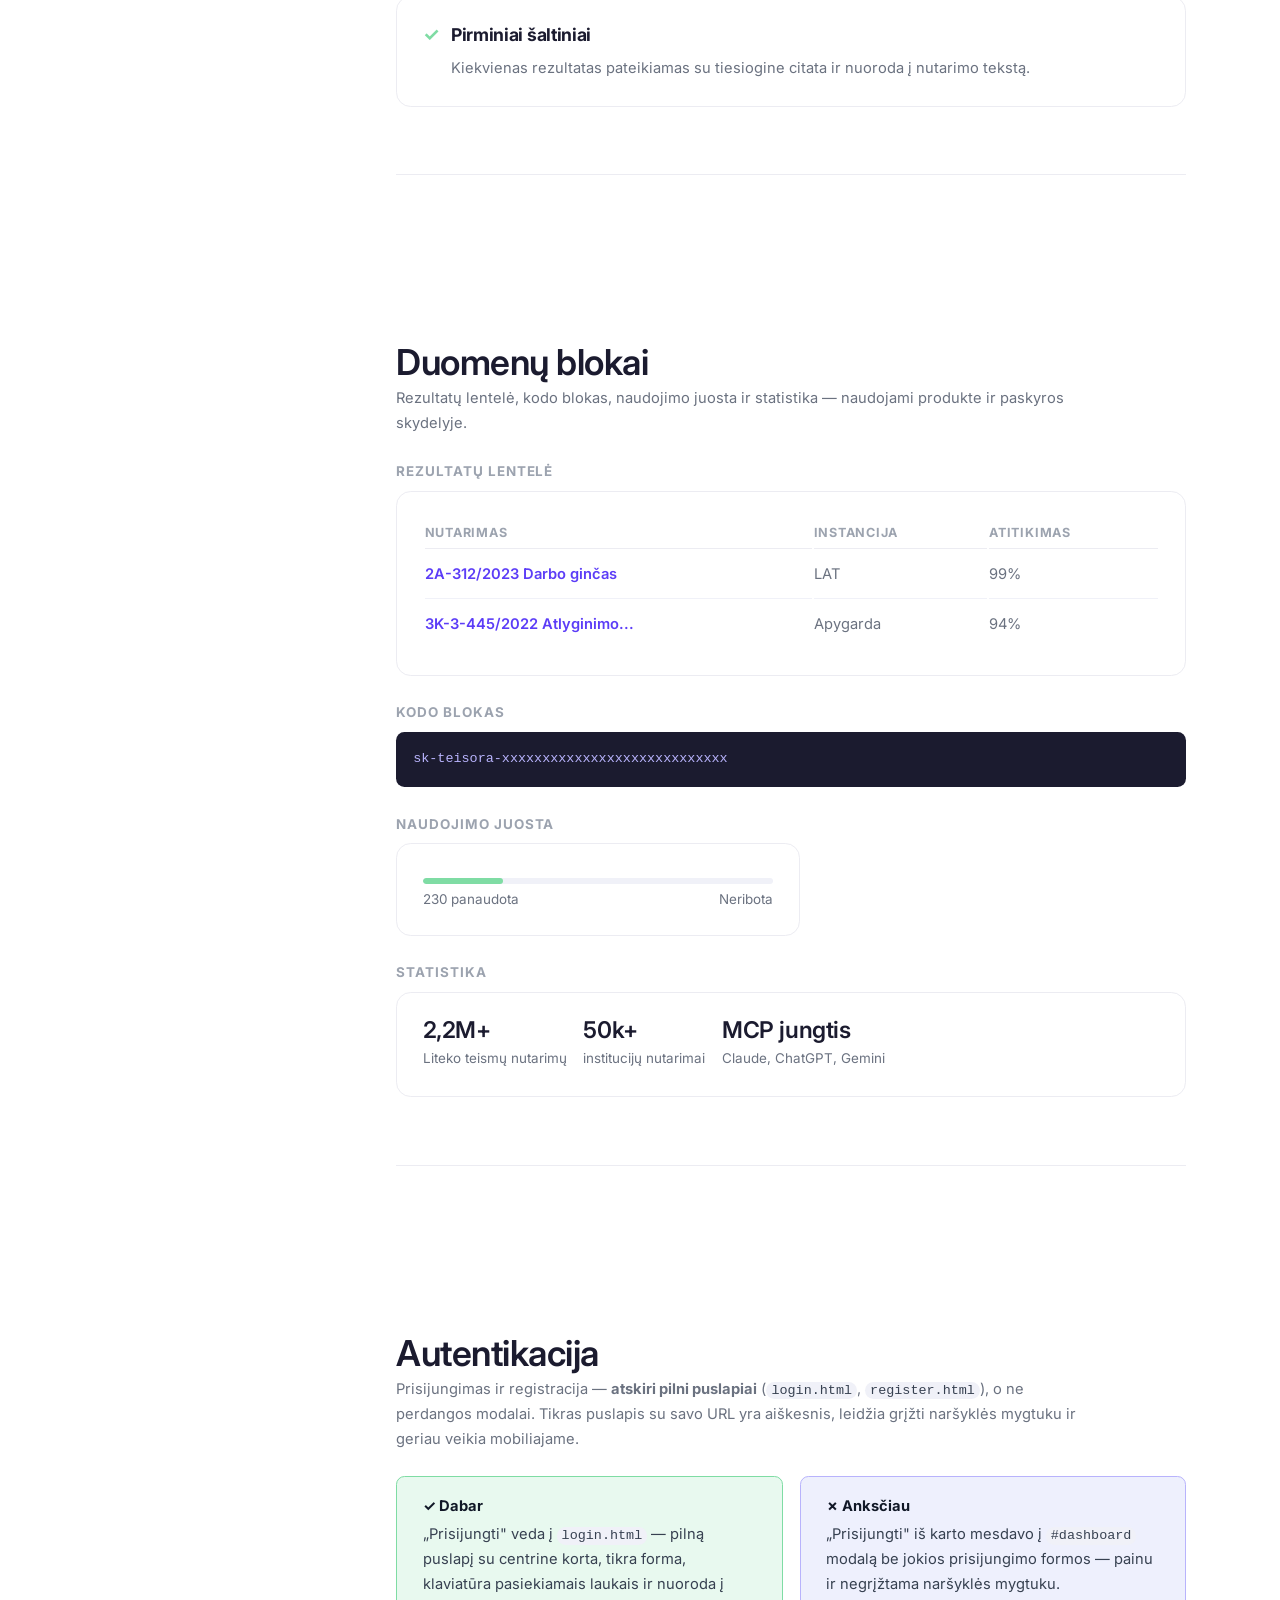
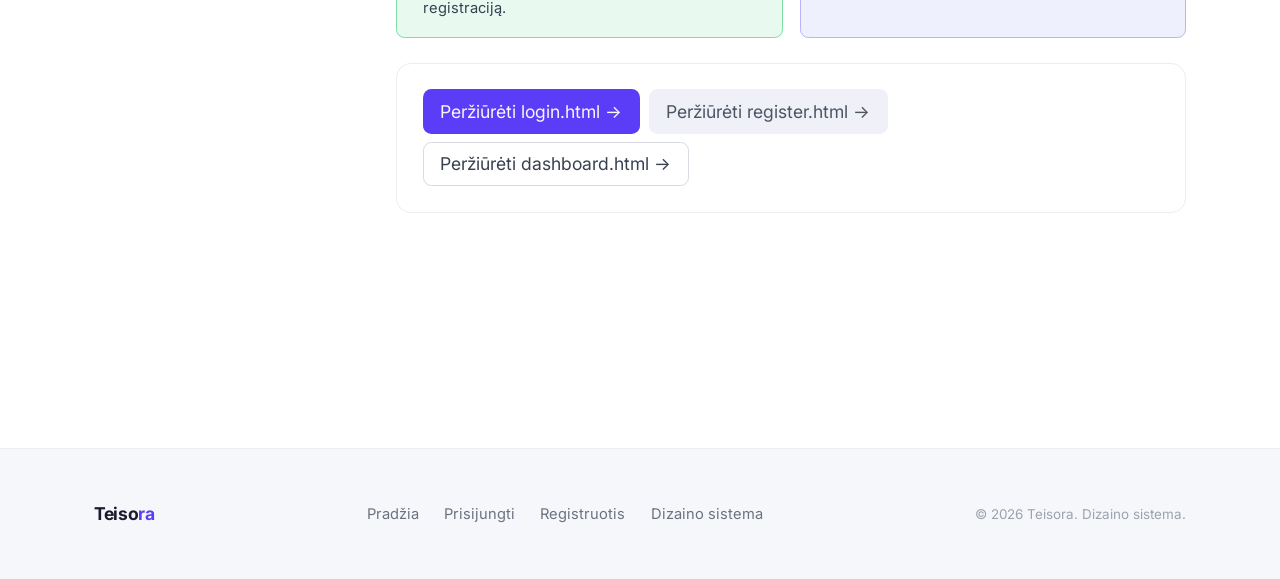
<file: ds/design-system.html>
<!DOCTYPE html>
<html lang="lt">
<head>
  <meta charset="UTF-8">
  <meta name="viewport" content="width=device-width, initial-scale=1.0">
  <title>Dizaino sistema – Teisora</title>
  <link rel="preconnect" href="https://fonts.googleapis.com">
  <link rel="preconnect" href="https://fonts.gstatic.com" crossorigin>
  <link href="https://fonts.googleapis.com/css2?family=Inter:wght@300;400;500;600;700&display=swap" rel="stylesheet">
  <link rel="stylesheet" href="styles.css">
  <style>
    /* ── Styleguide-only chrome (not part of the product CSS) ───── */
    .ds-layout { display: grid; grid-template-columns: 14rem 1fr; gap: var(--space-3x); align-items: start; }
    .ds-nav { position: sticky; top: calc(62px + var(--space-xl)); }
    .ds-nav h4 { font-size: var(--font-size-xs); text-transform: uppercase; letter-spacing: 0.08em; color: var(--gray-5); margin-bottom: var(--space); }
    .ds-nav a { display: block; font-size: var(--font-size-sm); color: var(--gray-7); padding: var(--space-sm) 0; transition: color var(--time); }
    .ds-nav a:hover { color: var(--purple-7); }

    .ds-section { padding-bottom: var(--space-3x); margin-bottom: var(--space-3x); border-bottom: var(--border-sm) solid var(--gray-3); }
    .ds-section:last-child { border-bottom: none; }
    .ds-section > h2 { margin-bottom: var(--space-sm); }
    .ds-lede { color: var(--gray-6); font-size: var(--font-size-sm); margin-bottom: var(--space-xl); max-width: 42rem; }
    .ds-block-label { font-size: var(--font-size-xs); text-transform: uppercase; letter-spacing: 0.07em; color: var(--gray-5); font-weight: var(--font-weight-bold); margin: var(--space-xl) 0 var(--space); }

    /* Specimen frame — a neutral stage to show a component on. */
    .ds-frame {
      border: var(--border-sm) solid var(--gray-3); border-radius: var(--border-rad);
      padding: var(--space-xl); background: var(--gray-0);
      display: flex; flex-wrap: wrap; gap: var(--space-lg); align-items: center;
    }
    .ds-frame.col { flex-direction: column; align-items: stretch; }
    .ds-frame.tint { background: var(--gray-1); }

    /* Color swatches */
    .ds-swatches { display: grid; grid-template-columns: repeat(auto-fill, minmax(8.5rem, 1fr)); gap: var(--space); }
    .ds-swatch { border: var(--border-sm) solid var(--gray-3); border-radius: var(--border-rad-sm); overflow: hidden; }
    .ds-swatch .chip { height: 4rem; }
    .ds-swatch .meta { padding: var(--space) var(--space-md); }
    .ds-swatch .nm { font-size: var(--font-size-xs); font-weight: var(--font-weight-bold); color: var(--gray-9); }
    .ds-swatch .hx { font-size: var(--font-size-xxs); color: var(--gray-5); font-family: var(--font-mono); }

    /* Token table */
    .ds-table { width: 100%; border-collapse: collapse; }
    .ds-table th { text-align: left; font-size: var(--font-size-xxs); text-transform: uppercase; letter-spacing: 0.06em; color: var(--gray-5); padding: var(--space-sm) var(--space-lg) var(--space-sm) 0; border-bottom: var(--border-sm) solid var(--gray-3); }
    .ds-table td { font-size: var(--font-size-sm); color: var(--gray-7); padding: var(--space-md) var(--space-lg) var(--space-md) 0; border-bottom: var(--border-sm) solid var(--gray-2); vertical-align: middle; }
    .ds-table td:first-child { font-family: var(--font-mono); font-size: var(--font-size-xs); color: var(--purple-7); white-space: nowrap; }
    .ds-bar { height: 0.9rem; background: var(--purple-4); border-radius: 2px; }

    /* Type specimens */
    .ds-type-row { display: flex; align-items: baseline; gap: var(--space-xl); padding: var(--space) 0; border-bottom: var(--border-sm) solid var(--gray-2); }
    .ds-type-row .tag { font-family: var(--font-mono); font-size: var(--font-size-xxs); color: var(--gray-5); width: 9rem; flex-shrink: 0; }

    .ds-do-grid { display: grid; grid-template-columns: 1fr 1fr; gap: var(--space-lg); }
    .ds-callout { border-radius: var(--border-rad-sm); padding: var(--space-lg) var(--space-xl); font-size: var(--font-size-sm); }
    .ds-callout.do { background: var(--green-fade); border: var(--border-sm) solid var(--green); color: var(--gray-8); }
    .ds-callout.dont { background: var(--purple-2); border: var(--border-sm) solid var(--purple-4); color: var(--gray-8); }
    .ds-callout strong { display: block; margin-bottom: var(--space-sm); color: var(--gray-10); }

    @media (max-width: 720px) {
      .ds-layout { grid-template-columns: 1fr; gap: var(--space-xl); }
      .ds-nav { position: static; }
      .ds-do-grid { grid-template-columns: 1fr; }
    }
  </style>
</head>
<body>

<!-- ═══ HEADER ════════════════════════════════════════════════════ -->
<header>
  <div class="rapper">
    <div class="site-header">
      <a href="index.html" class="header-logo">Teiso<span>ra</span></a>
      <nav class="morph-nav">
        <div class="morph-nav-items">
          <a href="index.html" class="morph-nav-link">Pradžia</a>
          <a href="login.html" class="morph-nav-link">Prisijungti</a>
          <a href="register.html" class="morph-nav-link">Registruotis</a>
        </div>
      </nav>
      <div class="header-right">
        <span class="badge-button alt">Dizaino sistema</span>
      </div>
    </div>
  </div>
</header>

<section style="padding-top: calc(62px + var(--space-3x));">
  <div class="rapper">

    <div class="features-head" style="text-align:left; margin: 0 0 var(--space-3x); max-width:46rem;">
      <h1>Teisora dizaino sistema</h1>
      <p style="margin-top: var(--space-lg);">Vienas šaltinis spalvoms, tipografijai, tarpams ir komponentams. Visi pavyzdžiai apačioje atvaizduojami tiesiogiai per <code>styles.css</code> — ką matote, tą ir gausite produkte.</p>
    </div>

    <div class="ds-layout">

      <!-- ── SIDE NAV ─────────────────────────────────────────── -->
      <aside class="ds-nav">
        <h4>Pamatai</h4>
        <a href="#spalvos">Spalvos</a>
        <a href="#tipografija">Tipografija</a>
        <a href="#tarpai">Tarpai</a>
        <a href="#kontūrai">Kontūrai ir kampai</a>
        <h4 style="margin-top: var(--space-lg);">Komponentai</h4>
        <a href="#mygtukai">Mygtukai</a>
        <a href="#zenkleliai">Ženkleliai</a>
        <a href="#formos">Formų laukai</a>
        <a href="#korteles">Kortelės</a>
        <a href="#duomenys">Duomenų blokai</a>
        <a href="#auth">Autentikacija</a>
      </aside>

      <!-- ── CONTENT ──────────────────────────────────────────── -->
      <div>

        <!-- COLORS -->
        <section id="spalvos" class="ds-section">
          <h2>Spalvos</h2>
          <p class="ds-lede">Neutralūs pilkų tonų atspalviai sudaro sąsajos pagrindą; sodri indigo-violetinė <code>--purple-7</code> žymi veiksmus ir akcentus, švelni mėtinė <code>--green</code> naudojama taupiai — patvirtinimams ir teigiamiems signalams.</p>

          <div class="ds-block-label">Neutralūs (gray)</div>
          <div class="ds-swatches">
            <div class="ds-swatch"><div class="chip" style="background:var(--gray-0); border-bottom:1px solid var(--gray-3)"></div><div class="meta"><div class="nm">gray-0</div><div class="hx">#FFFFFF</div></div></div>
            <div class="ds-swatch"><div class="chip" style="background:var(--gray-1)"></div><div class="meta"><div class="nm">gray-1</div><div class="hx">#F6F7FB</div></div></div>
            <div class="ds-swatch"><div class="chip" style="background:var(--gray-2)"></div><div class="meta"><div class="nm">gray-2</div><div class="hx">#F0F1F8</div></div></div>
            <div class="ds-swatch"><div class="chip" style="background:var(--gray-3)"></div><div class="meta"><div class="nm">gray-3</div><div class="hx">#ECECF2</div></div></div>
            <div class="ds-swatch"><div class="chip" style="background:var(--gray-4)"></div><div class="meta"><div class="nm">gray-4</div><div class="hx">#D8D9E3</div></div></div>
            <div class="ds-swatch"><div class="chip" style="background:var(--gray-5)"></div><div class="meta"><div class="nm">gray-5</div><div class="hx">#9CA3AF</div></div></div>
            <div class="ds-swatch"><div class="chip" style="background:var(--gray-6)"></div><div class="meta"><div class="nm">gray-6</div><div class="hx">#6B7280</div></div></div>
            <div class="ds-swatch"><div class="chip" style="background:var(--gray-7)"></div><div class="meta"><div class="nm">gray-7</div><div class="hx">#4B5563</div></div></div>
            <div class="ds-swatch"><div class="chip" style="background:var(--gray-8)"></div><div class="meta"><div class="nm">gray-8</div><div class="hx">#374151</div></div></div>
            <div class="ds-swatch"><div class="chip" style="background:var(--gray-9)"></div><div class="meta"><div class="nm">gray-9</div><div class="hx">#1F2937</div></div></div>
            <div class="ds-swatch"><div class="chip" style="background:var(--gray-10)"></div><div class="meta"><div class="nm">gray-10</div><div class="hx">#111827</div></div></div>
            <div class="ds-swatch"><div class="chip" style="background:var(--gray-11)"></div><div class="meta"><div class="nm">gray-11</div><div class="hx">#1B1B2F</div></div></div>
          </div>

          <div class="ds-block-label">Pirminė (purple)</div>
          <div class="ds-swatches">
            <div class="ds-swatch"><div class="chip" style="background:var(--purple-2)"></div><div class="meta"><div class="nm">purple-2</div><div class="hx">#EEF0FD</div></div></div>
            <div class="ds-swatch"><div class="chip" style="background:var(--purple-3)"></div><div class="meta"><div class="nm">purple-3</div><div class="hx">#DFE1FB</div></div></div>
            <div class="ds-swatch"><div class="chip" style="background:var(--purple-4)"></div><div class="meta"><div class="nm">purple-4</div><div class="hx">#B8B3FC</div></div></div>
            <div class="ds-swatch"><div class="chip" style="background:var(--purple-5)"></div><div class="meta"><div class="nm">purple-5</div><div class="hx">#9B93FB</div></div></div>
            <div class="ds-swatch"><div class="chip" style="background:var(--purple)"></div><div class="meta"><div class="nm">purple</div><div class="hx">#7B6AF5</div></div></div>
            <div class="ds-swatch"><div class="chip" style="background:var(--purple-7)"></div><div class="meta"><div class="nm">purple-7 ★</div><div class="hx">#5C3DF7</div></div></div>
            <div class="ds-swatch"><div class="chip" style="background:var(--purple-8)"></div><div class="meta"><div class="nm">purple-8</div><div class="hx">#4B2EE8</div></div></div>
            <div class="ds-swatch"><div class="chip" style="background:var(--purple-9)"></div><div class="meta"><div class="nm">purple-9</div><div class="hx">#3A20C7</div></div></div>
            <div class="ds-swatch"><div class="chip" style="background:var(--purple-10)"></div><div class="meta"><div class="nm">purple-10</div><div class="hx">#2D18A0</div></div></div>
          </div>

          <div class="ds-block-label">Akcentas (green)</div>
          <div class="ds-swatches">
            <div class="ds-swatch"><div class="chip" style="background:var(--green)"></div><div class="meta"><div class="nm">green</div><div class="hx">#7FDCA4</div></div></div>
            <div class="ds-swatch"><div class="chip" style="background:var(--green-fade)"></div><div class="meta"><div class="nm">green-fade</div><div class="hx">18% alpha</div></div></div>
            <div class="ds-swatch"><div class="chip" style="background:var(--purple-fade)"></div><div class="meta"><div class="nm">purple-fade</div><div class="hx">10% alpha</div></div></div>
          </div>
        </section>

        <!-- TYPOGRAPHY -->
        <section id="tipografija" class="ds-section">
          <h2>Tipografija</h2>
          <p class="ds-lede">Šriftas — <strong>Inter</strong> (300–700). Antraštės naudoja svorį 600 ir neigiamą raidžių tarpą; pagrindinis tekstas — 400 su patogiu 1.65 eilučių aukščiu.</p>
          <div class="ds-frame col">
            <div class="ds-type-row"><span class="tag">h1 · 3rem · 600</span><span class="h1">Teisinė paieška</span></div>
            <div class="ds-type-row"><span class="tag">h2 · 2.125rem · 600</span><span class="h2">Teisinė paieška</span></div>
            <div class="ds-type-row"><span class="tag">h3 · 1.875rem · 600</span><span class="h3">Teisinė paieška</span></div>
            <div class="ds-type-row"><span class="tag">h4 · 1.375rem · 600</span><span class="h4">Teisinė paieška</span></div>
            <div class="ds-type-row"><span class="tag">lg · 1.125rem · 400</span><span style="font-size:var(--font-size-lg)">Teisinė paieška lietuvių kalba</span></div>
            <div class="ds-type-row"><span class="tag">base · 1.05rem · 400</span><span style="font-size:var(--font-size)">Teisinė paieška lietuvių kalba</span></div>
            <div class="ds-type-row"><span class="tag">sm · 0.875rem · 400</span><span style="font-size:var(--font-size-sm)">Teisinė paieška lietuvių kalba</span></div>
            <div class="ds-type-row"><span class="tag">xs · 0.8rem · 400</span><span style="font-size:var(--font-size-xs)">Teisinė paieška lietuvių kalba</span></div>
            <div class="ds-type-row" style="border-bottom:none"><span class="tag">xxs · 0.75rem · 400</span><span style="font-size:var(--font-size-xxs)">Teisinė paieška lietuvių kalba</span></div>
          </div>
        </section>

        <!-- SPACING -->
        <section id="tarpai" class="ds-section">
          <h2>Tarpai</h2>
          <p class="ds-lede">Vienas tarpų masyvas valdo visus paddingus ir gap'us. Naudokite žetonus, ne pikselius.</p>
          <table class="ds-table">
            <thead><tr><th>Žetonas</th><th>Reikšmė</th><th style="width:55%">Mastelis</th></tr></thead>
            <tbody>
              <tr><td>--space-xs</td><td>0.025rem</td><td><div class="ds-bar" style="width:0.4rem"></div></td></tr>
              <tr><td>--space-sm</td><td>0.25rem</td><td><div class="ds-bar" style="width:0.5rem"></div></td></tr>
              <tr><td>--space</td><td>0.5rem</td><td><div class="ds-bar" style="width:1rem"></div></td></tr>
              <tr><td>--space-md</td><td>0.675rem</td><td><div class="ds-bar" style="width:1.35rem"></div></td></tr>
              <tr><td>--space-lg</td><td>1rem</td><td><div class="ds-bar" style="width:2rem"></div></td></tr>
              <tr><td>--space-xl</td><td>1.5rem</td><td><div class="ds-bar" style="width:3rem"></div></td></tr>
              <tr><td>--space-2x</td><td>3rem</td><td><div class="ds-bar" style="width:6rem"></div></td></tr>
              <tr><td>--space-3x</td><td>4rem</td><td><div class="ds-bar" style="width:8rem"></div></td></tr>
              <tr><td>--space-4x</td><td>6rem</td><td><div class="ds-bar" style="width:12rem"></div></td></tr>
            </tbody>
          </table>
        </section>

        <!-- BORDERS / RADII -->
        <section id="kontūrai" class="ds-section">
          <h2>Kontūrai ir kampai</h2>
          <p class="ds-lede">Plonas 1px kontūras (<code>--gray-3</code>) atskiria paviršius; kampai apvalinami trim žetonais.</p>
          <div class="ds-frame">
            <div style="text-align:center">
              <div style="width:5rem; height:5rem; background:var(--gray-2); border:var(--border) solid var(--gray-4); border-radius:var(--border-rad-sm)"></div>
              <div class="ds-swatch" style="border:none; margin-top:var(--space-sm)"><div class="nm">rad-sm</div><div class="hx">0.5rem</div></div>
            </div>
            <div style="text-align:center">
              <div style="width:5rem; height:5rem; background:var(--gray-2); border:var(--border) solid var(--gray-4); border-radius:var(--border-rad)"></div>
              <div class="ds-swatch" style="border:none; margin-top:var(--space-sm)"><div class="nm">rad</div><div class="hx">0.875rem</div></div>
            </div>
            <div style="text-align:center">
              <div style="width:5rem; height:5rem; background:var(--gray-2); border:var(--border) solid var(--gray-4); border-radius:var(--border-rad-full)"></div>
              <div class="ds-swatch" style="border:none; margin-top:var(--space-sm)"><div class="nm">rad-full</div><div class="hx">100rem</div></div>
            </div>
          </div>
        </section>

        <!-- BUTTONS -->
        <section id="mygtukai" class="ds-section">
          <h2>Mygtukai</h2>
          <p class="ds-lede">Pirminis veiksmas — vientisas violetinis <code>.button</code>. Antriniai variantai mažina svorį iki konteksto. Visi turi hover būseną ir matomą fokuso žiedą.</p>

          <div class="ds-block-label">Variantai</div>
          <div class="ds-frame">
            <button class="button">Pirminis</button>
            <button class="button lg">Didelis (lg)</button>
            <button class="button sm">Mažas (sm)</button>
            <button class="button warn">Antrinis (warn)</button>
            <button class="button outline">Kontūrinis (outline)</button>
            <button class="button alt">Tamsus (alt)</button>
          </div>

          <div class="ds-block-label">Pilno pločio (formoms)</div>
          <div class="ds-frame col" style="max-width:22rem">
            <button class="button auth-submit" style="margin-top:0">Prisijungti</button>
          </div>
        </section>

        <!-- BADGES -->
        <section id="zenkleliai" class="ds-section">
          <h2>Ženkleliai ir žymės</h2>
          <p class="ds-lede">Apvalūs „pill" ženkleliai naudojami antraštėms-akims ir būsenoms.</p>
          <div class="ds-frame">
            <span class="badge-button">Kainodara</span>
            <span class="badge-button alt">Metinis planas</span>
            <span class="new-tag">Naujos galimybės</span>
          </div>
        </section>

        <!-- FORMS -->
        <section id="formos" class="ds-section">
          <h2>Formų laukai</h2>
          <p class="ds-lede">Visi įvedimo laukai naudoja <code>.element</code> bazę: 1px kontūras, violetinis fokuso žiedas. Etiketės — privalomos ir susietos su <code>for/id</code>.</p>
          <div class="ds-frame col" style="max-width:24rem">
            <div class="field">
              <label for="ds-email">El. paštas</label>
              <input id="ds-email" type="email" class="element" placeholder="vardas@advokatai.lt">
            </div>
            <div class="field">
              <div class="field-row">
                <label for="ds-pw">Slaptažodis</label>
                <a href="#formos" class="forgot">Pamiršote?</a>
              </div>
              <input id="ds-pw" type="password" class="element" placeholder="Jūsų slaptažodis">
            </div>
            <div class="sep">arba</div>
            <a href="#formos" class="btn-google">
              <svg width="16" height="16" viewBox="0 0 24 24" aria-hidden="true">
                <path fill="#4285F4" d="M22.56 12.25c0-.78-.07-1.53-.2-2.25H12v4.26h5.92c-.26 1.37-1.04 2.53-2.21 3.31v2.77h3.57c2.08-1.92 3.28-4.74 3.28-8.09z"/>
                <path fill="#34A853" d="M12 23c2.97 0 5.46-.98 7.28-2.66l-3.57-2.77c-.98.66-2.23 1.06-3.71 1.06-2.86 0-5.29-1.93-6.16-4.53H2.18v2.84C3.99 20.53 7.7 23 12 23z"/>
                <path fill="#FBBC05" d="M5.84 14.09c-.22-.66-.35-1.36-.35-2.09s.13-1.43.35-2.09V7.07H2.18C1.43 8.55 1 10.22 1 12s.43 3.45 1.18 4.93l2.85-2.22.81-.62z"/>
                <path fill="#EA4335" d="M12 5.38c1.62 0 3.06.56 4.21 1.64l3.15-3.15C17.45 2.09 14.97 1 12 1 7.7 1 3.99 3.47 2.18 7.07l3.66 2.84c.87-2.6 3.3-4.53 6.16-4.53z"/>
              </svg>
              Tęsti su Google
            </a>
          </div>
        </section>

        <!-- CARDS -->
        <section id="korteles" class="ds-section">
          <h2>Kortelės</h2>
          <p class="ds-lede">Universali <code>.card</code> bazė, žingsnių kortelė su numeriu ir funkcijų eilutė su žalia varnele.</p>

          <div class="ds-block-label">Žingsnių kortelės</div>
          <div class="ds-frame" style="background:transparent; border:none; padding:0">
            <div class="three-col" style="width:100%">
              <div class="step-card">
                <div class="step-num">01</div>
                <h4>Susikurk paskyrą</h4>
                <p>Registruokis per Google arba el. paštą ir gauk MCP URL.</p>
              </div>
              <div class="step-card">
                <div class="step-num">02</div>
                <h4>Sukonfigūruok Claude</h4>
                <p>Įdėk savo MCP URL į Claude Desktop. Užtruks mažiau nei minutę.</p>
              </div>
              <div class="step-card">
                <div class="step-num">03</div>
                <h4>Klausk ir gauk</h4>
                <p>Įkelk teisinę situaciją ir gauk analizę su nuorodomis.</p>
              </div>
            </div>
          </div>

          <div class="ds-block-label">Funkcijų eilutė</div>
          <div class="ds-frame col">
            <div class="feature-item">
              <div class="feature-check">✓</div>
              <div>
                <h4>Pirminiai šaltiniai</h4>
                <p>Kiekvienas rezultatas pateikiamas su tiesiogine citata ir nuoroda į nutarimo tekstą.</p>
              </div>
            </div>
          </div>
        </section>

        <!-- DATA -->
        <section id="duomenys" class="ds-section">
          <h2>Duomenų blokai</h2>
          <p class="ds-lede">Rezultatų lentelė, kodo blokas, naudojimo juosta ir statistika — naudojami produkte ir paskyros skydelyje.</p>

          <div class="ds-block-label">Rezultatų lentelė</div>
          <div class="ds-frame">
            <table class="mockup-table" style="width:100%">
              <thead><tr><th>Nutarimas</th><th>Instancija</th><th>Atitikimas</th></tr></thead>
              <tbody>
                <tr><td class="td-url">2A-312/2023 Darbo ginčas</td><td>LAT</td><td>99%</td></tr>
                <tr><td class="td-url">3K-3-445/2022 Atlyginimo...</td><td>Apygarda</td><td>94%</td></tr>
              </tbody>
            </table>
          </div>

          <div class="ds-block-label">Kodo blokas</div>
          <div class="ds-frame" style="background:transparent; border:none; padding:0">
            <div class="code-box" style="width:100%">sk-teisora-xxxxxxxxxxxxxxxxxxxxxxxxxxxx</div>
          </div>

          <div class="ds-block-label">Naudojimo juosta</div>
          <div class="ds-frame col" style="max-width:24rem">
            <div style="width:100%">
              <div class="usage-track"><div class="usage-fill"></div></div>
              <div class="usage-meta"><span>230 panaudota</span><span>Neribota</span></div>
            </div>
          </div>

          <div class="ds-block-label">Statistika</div>
          <div class="ds-frame">
            <div class="stat-item"><strong>2,2M+</strong><span>Liteko teismų nutarimų</span></div>
            <div class="stat-item"><strong>50k+</strong><span>institucijų nutarimai</span></div>
            <div class="stat-item"><strong>MCP jungtis</strong><span>Claude, ChatGPT, Gemini</span></div>
          </div>
        </section>

        <!-- AUTH -->
        <section id="auth" class="ds-section">
          <h2>Autentikacija</h2>
          <p class="ds-lede">Prisijungimas ir registracija — <strong>atskiri pilni puslapiai</strong> (<code>login.html</code>, <code>register.html</code>), o ne perdangos modalai. Tikras puslapis su savo URL yra aiškesnis, leidžia grįžti naršyklės mygtuku ir geriau veikia mobiliajame.</p>
          <div class="ds-do-grid">
            <div class="ds-callout do">
              <strong>✓ Dabar</strong>
              „Prisijungti" veda į <code>login.html</code> — pilną puslapį su centrine korta, tikra forma, klaviatūra pasiekiamais laukais ir nuoroda į registraciją.
            </div>
            <div class="ds-callout dont">
              <strong>✗ Anksčiau</strong>
              „Prisijungti" iš karto mesdavo į <code>#dashboard</code> modalą be jokios prisijungimo formos — painu ir negrįžtama naršyklės mygtuku.
            </div>
          </div>
          <div class="ds-frame" style="margin-top:var(--space-xl); gap:var(--space)">
            <a href="login.html" class="button">Peržiūrėti login.html →</a>
            <a href="register.html" class="button warn">Peržiūrėti register.html →</a>
            <a href="dashboard.html" class="button outline">Peržiūrėti dashboard.html →</a>
          </div>
        </section>

      </div>
    </div>
  </div>
</section>

<!-- ═══ FOOTER ════════════════════════════════════════════════════ -->
<footer>
  <div class="rapper">
    <div class="footer-row">
      <a href="index.html" class="f-logo">Teiso<span>ra</span></a>
      <div class="f-links">
        <a href="index.html">Pradžia</a>
        <a href="login.html">Prisijungti</a>
        <a href="register.html">Registruotis</a>
        <a href="design-system.html">Dizaino sistema</a>
      </div>
      <p class="f-copy">© 2026 Teisora. Dizaino sistema.</p>
    </div>
  </div>
</footer>

</body>
</html>
</file>
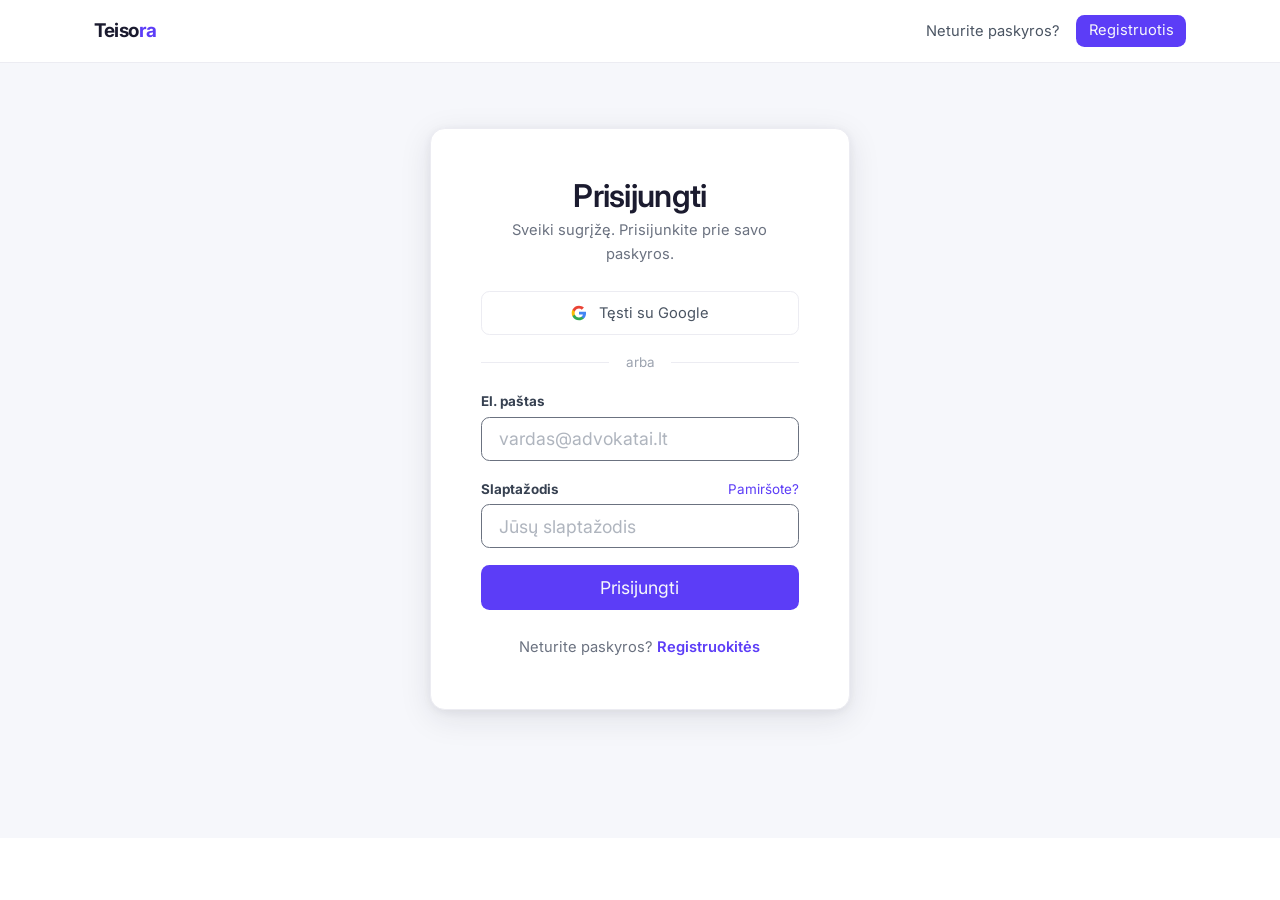
<file: ds/login.html>
<!DOCTYPE html>
<html lang="lt">
<head>
  <meta charset="UTF-8">
  <meta name="viewport" content="width=device-width, initial-scale=1.0">
  <title>Prisijungti – Teisora</title>
  <link rel="preconnect" href="https://fonts.googleapis.com">
  <link rel="preconnect" href="https://fonts.gstatic.com" crossorigin>
  <link href="https://fonts.googleapis.com/css2?family=Inter:wght@300;400;500;600;700&display=swap" rel="stylesheet">
  <link rel="stylesheet" href="styles.css">
</head>
<body>

<!-- ═══ HEADER ════════════════════════════════════════════════════ -->
<header>
  <div class="rapper">
    <div class="site-header">
      <a href="index.html" class="header-logo">Teiso<span>ra</span></a>
      <div class="header-right">
        <span class="sign-in auth-hint">Neturite paskyros?</span>
        <a href="register.html" class="button sm">Registruotis</a>
      </div>
    </div>
  </div>
</header>

<!-- ═══ LOGIN ═════════════════════════════════════════════════════ -->
<main class="auth-main">
  <div class="auth-card">
    <div class="auth-head">
      <h1>Prisijungti</h1>
      <p>Sveiki sugrįžę. Prisijunkite prie savo paskyros.</p>
    </div>

    <a href="dashboard.html" class="btn-google">
      <svg width="16" height="16" viewBox="0 0 24 24" aria-hidden="true">
        <path fill="#4285F4" d="M22.56 12.25c0-.78-.07-1.53-.2-2.25H12v4.26h5.92c-.26 1.37-1.04 2.53-2.21 3.31v2.77h3.57c2.08-1.92 3.28-4.74 3.28-8.09z"/>
        <path fill="#34A853" d="M12 23c2.97 0 5.46-.98 7.28-2.66l-3.57-2.77c-.98.66-2.23 1.06-3.71 1.06-2.86 0-5.29-1.93-6.16-4.53H2.18v2.84C3.99 20.53 7.7 23 12 23z"/>
        <path fill="#FBBC05" d="M5.84 14.09c-.22-.66-.35-1.36-.35-2.09s.13-1.43.35-2.09V7.07H2.18C1.43 8.55 1 10.22 1 12s.43 3.45 1.18 4.93l2.85-2.22.81-.62z"/>
        <path fill="#EA4335" d="M12 5.38c1.62 0 3.06.56 4.21 1.64l3.15-3.15C17.45 2.09 14.97 1 12 1 7.7 1 3.99 3.47 2.18 7.07l3.66 2.84c.87-2.6 3.3-4.53 6.16-4.53z"/>
      </svg>
      Tęsti su Google
    </a>

    <div class="sep">arba</div>

    <!-- Real form: Enter submits, GET navigates to the dashboard (static prototype). -->
    <form action="dashboard.html" method="get">
      <div class="field">
        <label for="email">El. paštas</label>
        <input id="email" name="email" type="email" class="element" autocomplete="email" required placeholder="vardas@advokatai.lt">
      </div>
      <div class="field">
        <div class="field-row">
          <label for="password">Slaptažodis</label>
          <a href="reset.html" class="forgot">Pamiršote?</a>
        </div>
        <input id="password" name="password" type="password" class="element" autocomplete="current-password" required placeholder="Jūsų slaptažodis">
      </div>
      <button type="submit" class="button auth-submit">Prisijungti</button>
    </form>

    <p class="auth-foot">Neturite paskyros? <a href="register.html">Registruokitės</a></p>
  </div>
</main>

</body>
</html>
</file>
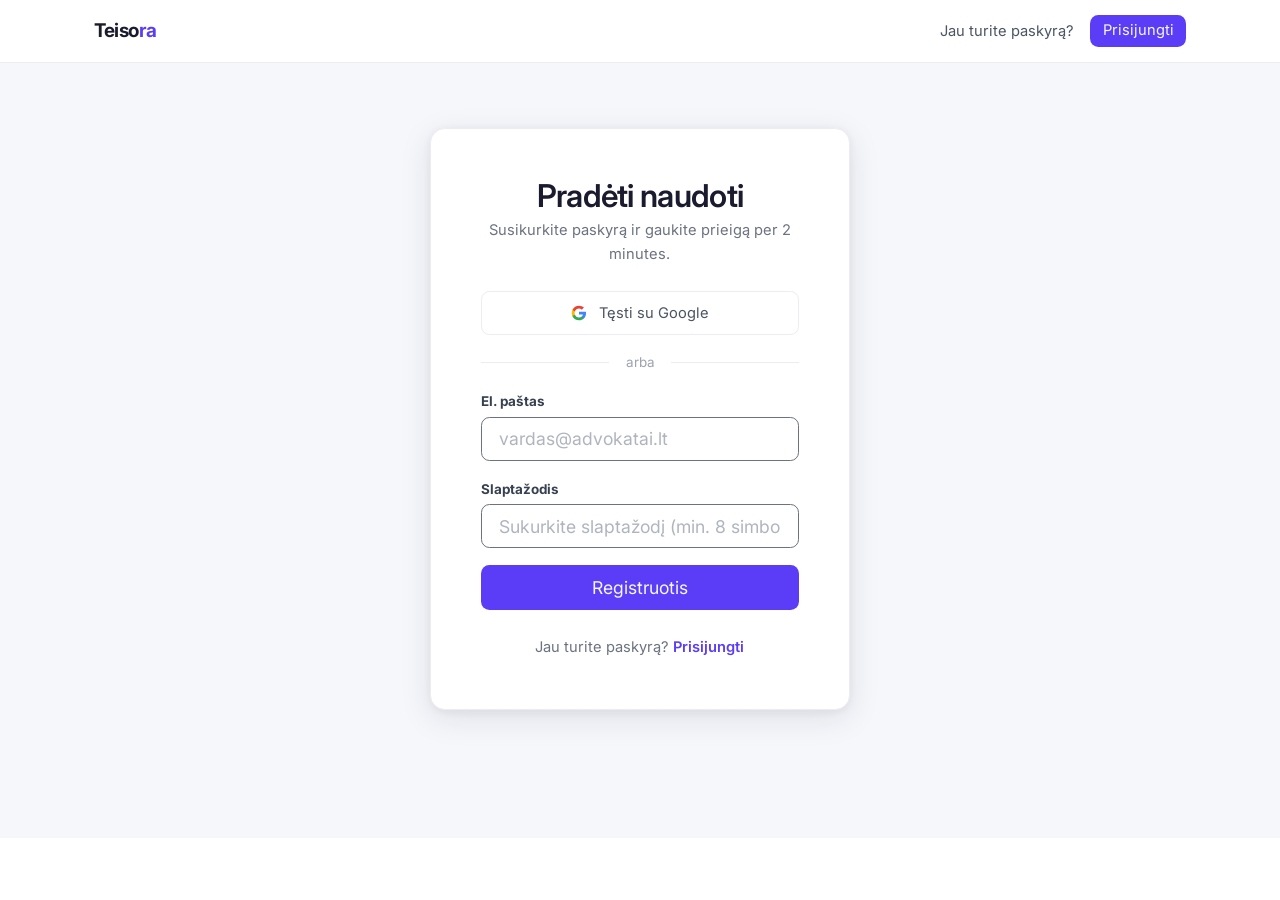
<file: ds/register.html>
<!DOCTYPE html>
<html lang="lt">
<head>
  <meta charset="UTF-8">
  <meta name="viewport" content="width=device-width, initial-scale=1.0">
  <title>Registruotis – Teisora</title>
  <link rel="preconnect" href="https://fonts.googleapis.com">
  <link rel="preconnect" href="https://fonts.gstatic.com" crossorigin>
  <link href="https://fonts.googleapis.com/css2?family=Inter:wght@300;400;500;600;700&display=swap" rel="stylesheet">
  <link rel="stylesheet" href="styles.css">
</head>
<body>

<!-- ═══ HEADER ════════════════════════════════════════════════════ -->
<header>
  <div class="rapper">
    <div class="site-header">
      <a href="index.html" class="header-logo">Teiso<span>ra</span></a>
      <div class="header-right">
        <span class="sign-in auth-hint">Jau turite paskyrą?</span>
        <a href="login.html" class="button sm">Prisijungti</a>
      </div>
    </div>
  </div>
</header>

<!-- ═══ REGISTER ══════════════════════════════════════════════════ -->
<main class="auth-main">
  <div class="auth-card">
    <div class="auth-head">
      <h1>Pradėti naudoti</h1>
      <p>Susikurkite paskyrą ir gaukite prieigą per 2 minutes.</p>
    </div>

    <a href="dashboard.html" class="btn-google">
      <svg width="16" height="16" viewBox="0 0 24 24" aria-hidden="true">
        <path fill="#4285F4" d="M22.56 12.25c0-.78-.07-1.53-.2-2.25H12v4.26h5.92c-.26 1.37-1.04 2.53-2.21 3.31v2.77h3.57c2.08-1.92 3.28-4.74 3.28-8.09z"/>
        <path fill="#34A853" d="M12 23c2.97 0 5.46-.98 7.28-2.66l-3.57-2.77c-.98.66-2.23 1.06-3.71 1.06-2.86 0-5.29-1.93-6.16-4.53H2.18v2.84C3.99 20.53 7.7 23 12 23z"/>
        <path fill="#FBBC05" d="M5.84 14.09c-.22-.66-.35-1.36-.35-2.09s.13-1.43.35-2.09V7.07H2.18C1.43 8.55 1 10.22 1 12s.43 3.45 1.18 4.93l2.85-2.22.81-.62z"/>
        <path fill="#EA4335" d="M12 5.38c1.62 0 3.06.56 4.21 1.64l3.15-3.15C17.45 2.09 14.97 1 12 1 7.7 1 3.99 3.47 2.18 7.07l3.66 2.84c.87-2.6 3.3-4.53 6.16-4.53z"/>
      </svg>
      Tęsti su Google
    </a>

    <div class="sep">arba</div>

    <!-- Real form: Enter submits, GET navigates to the dashboard (static prototype). -->
    <form action="dashboard.html" method="get">
      <div class="field">
        <label for="email">El. paštas</label>
        <input id="email" name="email" type="email" class="element" autocomplete="email" required placeholder="vardas@advokatai.lt">
      </div>
      <div class="field">
        <label for="password">Slaptažodis</label>
        <input id="password" name="password" type="password" class="element" autocomplete="new-password" required minlength="8" placeholder="Sukurkite slaptažodį (min. 8 simboliai)">
      </div>
      <button type="submit" class="button auth-submit">Registruotis</button>
    </form>

    <p class="auth-foot">Jau turite paskyrą? <a href="login.html">Prisijungti</a></p>
  </div>
</main>

</body>
</html>
</file>
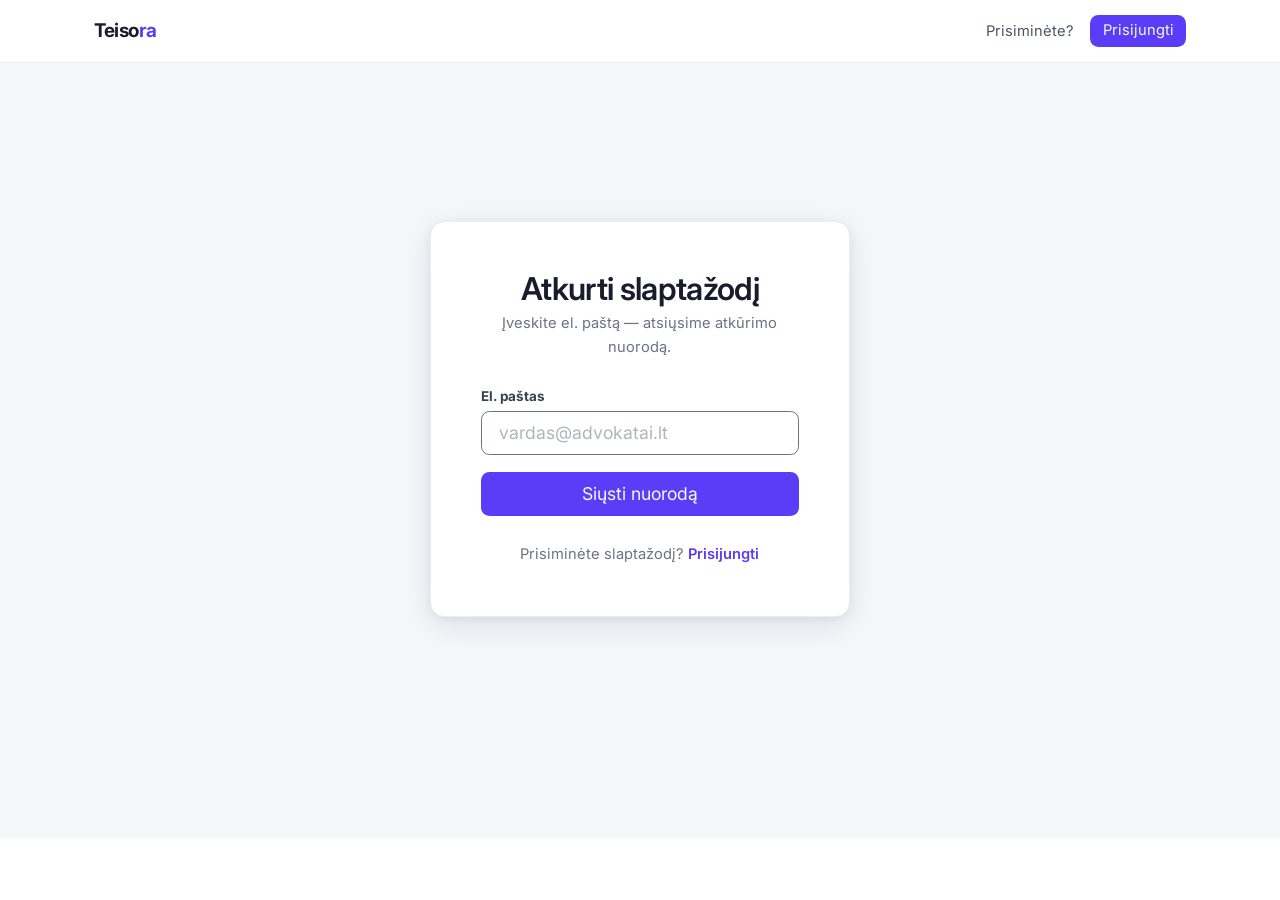
<file: ds/reset.html>
<!DOCTYPE html>
<html lang="lt">
<head>
  <meta charset="UTF-8">
  <meta name="viewport" content="width=device-width, initial-scale=1.0">
  <title>Atkurti slaptažodį – Teisora</title>
  <link rel="preconnect" href="https://fonts.googleapis.com">
  <link rel="preconnect" href="https://fonts.gstatic.com" crossorigin>
  <link href="https://fonts.googleapis.com/css2?family=Inter:wght@300;400;500;600;700&display=swap" rel="stylesheet">
  <link rel="stylesheet" href="styles.css">
</head>
<body>

<!-- ═══ HEADER ════════════════════════════════════════════════════ -->
<header>
  <div class="rapper">
    <div class="site-header">
      <a href="index.html" class="header-logo">Teiso<span>ra</span></a>
      <div class="header-right">
        <span class="sign-in auth-hint">Prisiminėte?</span>
        <a href="login.html" class="button sm">Prisijungti</a>
      </div>
    </div>
  </div>
</header>

<!-- ═══ RESET ═════════════════════════════════════════════════════ -->
<main class="auth-main">
  <div class="auth-card">
    <div class="auth-head">
      <h1>Atkurti slaptažodį</h1>
      <p>Įveskite el. paštą — atsiųsime atkūrimo nuorodą.</p>
    </div>

    <!-- Real form: Enter submits, GET returns to login (static prototype). -->
    <form action="login.html" method="get">
      <div class="field">
        <label for="email">El. paštas</label>
        <input id="email" name="email" type="email" class="element" autocomplete="email" required placeholder="vardas@advokatai.lt">
      </div>
      <button type="submit" class="button auth-submit">Siųsti nuorodą</button>
    </form>

    <p class="auth-foot">Prisiminėte slaptažodį? <a href="login.html">Prisijungti</a></p>
  </div>
</main>

</body>
</html>
</file>
<file: styles.css>
/* ── FATHOM-INSPIRED DESIGN TOKENS ─── */
:root {
  --font-sans: 'Inter', -apple-system, sans-serif;
  --font-mono: 'Courier New', ui-monospace, monospace;

  --font-weight:       400;
  --font-weight-light: 300;
  --font-weight-h:     600;
  --font-weight-bold:  700;

  --time: 0.18s;

  --leading-xs: 1.1;
  --leading-sm: 1.45;
  --leading:    1.65;

  --font-size-xxs: 0.75rem;
  --font-size-xs:  0.8rem;
  --font-size-sm:  0.875rem;
  --font-size-alt: 0.925rem;
  --font-size:     1.05rem;
  --font-size-lg:  1.125rem;
  --font-size-h4:  1.375rem;
  --font-size-h3:  1.875rem;
  --font-size-h2:  2.125rem;
  --font-size-h1:  3rem;

  --space-xs:   0.025rem;
  --space-sm:   0.25rem;
  --space:      0.5rem;
  --space-md:   0.675rem;
  --space-lg:   1rem;
  --space-xl:   1.5rem;
  --space-2x:   3rem;
  --space-3x:   4rem;
  --space-4x:   6rem;
  --space-5x:  10rem;

  --border-sm: 1px;
  --border:    1px;
  --border-md: 2px;
  --border-lg: 4px;

  --border-rad-sm:   0.5rem;
  --border-rad:      0.875rem;
  --border-rad-full: 100rem;

  --rapper:    68rem;
  --rapper-sm: 32rem;
  --rapper-md: 48rem;

  /* NEUTRALS — clean slate, no hue tint */
  --gray-0:  #FFFFFF;
  --gray-1:  #F6F7FB;
  --gray-2:  #F0F1F8;
  --gray-3:  #ECECF2;
  --gray-4:  #D8D9E3;
  --gray-5:  #9CA3AF;
  --gray-6:  #6B7280;
  --gray-7:  #4B5563;
  --gray-8:  #374151;
  --gray-9:  #1F2937;
  --gray-10: #111827;
  --gray-11: #1B1B2F;

  /* PRIMARY — vivid indigo-violet #5C3DF7 */
  --purple-2:    #EEF0FD;
  --purple-3:    #DFE1FB;
  --purple-4:    #B8B3FC;
  --purple-5:    #9B93FB;
  --purple:      #7B6AF5;
  --purple-7:    #5C3DF7;
  --purple-8:    #4B2EE8;
  --purple-9:    #3A20C7;
  --purple-10:   #2D18A0;
  --purple-fade: rgba(92, 61, 247, 0.10);

  /* ACCENT — soft mint, used sparingly */
  --green:       #7FDCA4;
  --green-fade:  rgba(127, 220, 164, 0.18);

  --drop: drop-shadow(0 1px 4px rgba(27, 27, 47, 0.08));
}

*, *::before, *::after {
  box-sizing: border-box; margin: 0; padding: 0;
  list-style: none; text-decoration: none;
  font-style: normal;
}

html {
  font-family: var(--font-sans);
  font-size: var(--font-size);
  font-weight: var(--font-weight);
  line-height: var(--leading);
  color: var(--gray-11);
  background: var(--gray-0);
  scroll-behavior: smooth;
  scroll-padding-top: 62px;
  -webkit-font-smoothing: antialiased;
}

/* ── TYPOGRAPHY ──────────────────────────────────── */
h1, .h1 { font-size: var(--font-size-h1); letter-spacing: -0.04rem; }
h2, .h2 { font-size: var(--font-size-h2); letter-spacing: -0.03rem; }
h3, .h3 { font-size: var(--font-size-h3); letter-spacing: -0.025rem; }
h4, .h4 { font-size: var(--font-size-h4); letter-spacing: -0.018rem; }

h1, h2, h3, h4 {
  font-weight: var(--font-weight-h);
  line-height: var(--leading-xs);
  color: var(--gray-11);
}

p { line-height: var(--leading); color: var(--gray-7); }

/* ── RAPPER (fathom container) ──────────────────── */
.rapper {
  margin: auto; display: block;
  width: 100%; max-width: var(--rapper);
  padding: 0 var(--space-xl);
}
.rapper.sm { max-width: var(--rapper-sm); }
.rapper.md { max-width: var(--rapper-md); }

/* ── BUTTON BASE (tiksliai iš fathom.css) ─────── */
.button {
  display: inline-block;
  padding: var(--space) var(--space-lg);
  border-radius: var(--border-rad-sm);
  border: var(--border) solid transparent;
  background: var(--purple-7);
  color: var(--gray-1);
  font-family: var(--font-sans);
  font-size: var(--font-size);
  font-weight: var(--font-weight);
  line-height: var(--leading-sm);
  white-space: nowrap;
  cursor: pointer;
  transition: background var(--time), color var(--time), border-color var(--time);
  text-decoration: none !important;
}
.button:hover {
  background: var(--purple-8);
  color: var(--gray-0);
}
.button.lg { font-size: var(--font-size-lg); }
.button.sm { font-size: var(--font-size-sm); padding: var(--space-sm) var(--space-md); }

/* .button.warn – secondary gray */
.button.warn {
  background: var(--gray-2);
  color: var(--gray-7);
  border: var(--border) solid transparent;
}
.button.warn:hover { background: var(--gray-3); color: var(--gray-11); }

/* .button.outline */
.button.outline {
  background: transparent;
  border: var(--border-sm) solid var(--gray-4);
  color: var(--gray-8);
}
.button.outline:hover { border-color: var(--gray-6); color: var(--gray-11); }

/* .button.alt – dark */
.button.alt {
  background: var(--gray-9);
  color: var(--gray-1);
}
.button.alt:hover { background: var(--gray-8); color: var(--gray-0); }

/* ── BADGE-BUTTON (pill eyebrow tags) ─────────── */
.badge-button {
  display: inline-block;
  border-radius: var(--border-rad-full);
  padding: var(--space-sm) var(--space-lg);
  background: var(--gray-2);
  color: var(--gray-10);
  font-size: var(--font-size-sm);
  white-space: nowrap;
  text-decoration: none !important;
  transition: background var(--time), color var(--time);
  margin-bottom: var(--space-sm);
}
.badge-button.alt {
  background: var(--purple-2);
  color: var(--purple-7);
}

/* ── ELEMENT (input / textarea base) ──────────── */
.element {
  display: block; width: 100%;
  padding: var(--space) var(--space-lg);
  border-radius: var(--border-rad-sm);
  border: var(--border) solid var(--gray-6);
  background: var(--gray-0);
  font-family: var(--font-sans);
  font-size: var(--font-size);
  font-weight: var(--font-weight);
  color: var(--gray-11);
  line-height: var(--leading-sm);
  transition: border var(--time), box-shadow var(--time);
  outline: none;
  -webkit-appearance: none;
}
.element::placeholder { color: var(--gray-5); opacity: 0.8; }
.element:focus {
  border-color: var(--purple);
  box-shadow: 0 0 0 3px var(--purple-fade);
}

/* ── NAV (.morph-nav style) ───────────────────── */
header {
  position: fixed; top: 0; left: 0; right: 0; z-index: 100;
  background: var(--gray-0);
  border-bottom: var(--border-sm) solid var(--gray-3);
}
.site-header {
  display: flex; align-items: center; justify-content: space-between;
  height: 62px;
}
.header-logo {
  font-size: var(--font-size-lg);
  font-weight: var(--font-weight-bold);
  color: var(--gray-11);
  letter-spacing: -0.025rem;
}
.header-logo span { color: var(--purple-7); }

.morph-nav { display: inline-flex; align-items: center; }
.morph-nav-items {
  display: flex; align-items: center; gap: var(--space-xl);
}
.morph-nav-link {
  font-size: var(--font-size-alt);
  color: var(--gray-7);
  font-weight: var(--font-weight);
  padding: var(--space) 0;
  display: inline-flex; align-items: center;
  line-height: var(--leading-sm);
  white-space: nowrap;
  transition: color var(--time);
}
.morph-nav-link:hover { color: var(--gray-11); }

.header-right { display: flex; align-items: center; gap: var(--space); }
.sign-in {
  font-size: var(--font-size-sm);
  color: var(--gray-7);
  padding: var(--space-sm) var(--space);
  border-radius: var(--border-rad-sm);
  transition: color var(--time);
}
.sign-in:hover { color: var(--gray-11); }

/* ── SECTIONS ─────────────────────────────────── */
section { padding: var(--space-4x) 0; }
section.alt { background: var(--gray-1); border-top: var(--border-sm) solid var(--gray-3); border-bottom: var(--border-sm) solid var(--gray-3); }

/* ── HERO ─────────────────────────────────────── */
#produktas {
  padding-top: calc(62px + var(--space-3x));
  padding-bottom: var(--space-3x);
  background: var(--gray-0);
}
.hero-grid {
  display: grid;
  grid-template-columns: 1fr 1fr;
  gap: var(--space-4x);
  align-items: center;
}

/* Left column */
.hero-left h1 {
  font-size: clamp(2rem, 4vw, var(--font-size-h1));
  margin-bottom: var(--space-xl);
  line-height: 1.05;
}
.hero-news {
  display: inline-flex; align-items: center; gap: var(--space);
  margin-bottom: var(--space-xl);
  font-size: var(--font-size-sm);
  color: var(--gray-7);
}
.hero-news .new-tag {
  background: var(--purple-2); color: var(--purple-8);
  font-size: var(--font-size-xxs); font-weight: var(--font-weight-bold);
  padding: 0.1rem 0.5rem; border-radius: var(--border-rad-full);
  text-transform: uppercase; letter-spacing: 0.05em;
  flex-shrink: 0;
}
.hero-left p {
  font-size: var(--font-size);
  color: var(--gray-6);
  line-height: var(--leading);
  margin-bottom: var(--space-2x);
  max-width: 32rem;
}
.hero-btns {
  display: flex; gap: var(--space); flex-wrap: wrap; align-items: center;
  margin-bottom: var(--space-lg);
}
.btn-demo {
  display: inline-flex; align-items: center; gap: var(--space-sm);
  font-size: var(--font-size); font-weight: var(--font-weight);
  color: var(--gray-7);
  padding: var(--space) var(--space-lg);
  transition: color var(--time);
}
.btn-demo:hover { color: var(--gray-11); }
.trust-signals {
  display: flex; gap: var(--space-xl); flex-wrap: wrap;
}
.trust-signals span {
  display: flex; align-items: center; gap: var(--space-sm);
  font-size: var(--font-size-xs); color: var(--gray-6);
}
.trust-signals span::before {
  content: '';
  display: inline-block; width: 0.9rem; height: 0.9rem;
  border: 1.5px solid var(--gray-4); border-radius: var(--border-rad-full);
  flex-shrink: 0;
}

/* Right column */
.hero-right {
  display: flex; flex-direction: column; gap: var(--space-lg);
}
.hero-mockup {
  background: var(--gray-1);
  border: var(--border-sm) solid var(--gray-3);
  border-radius: var(--border-rad);
  overflow: hidden;
  box-shadow: 0 4px 20px rgba(27, 27, 47, 0.06), 0 1px 4px rgba(27, 27, 47, 0.04);
}
.mockup-bar {
  background: var(--gray-0);
  border-bottom: var(--border-sm) solid var(--gray-3);
  padding: var(--space-md) var(--space-lg);
  display: flex; align-items: center; gap: var(--space);
}
.mockup-dot {
  width: 0.55rem; height: 0.55rem;
  border-radius: var(--border-rad-full);
  background: var(--gray-3);
}
.mockup-title {
  font-size: var(--font-size-xs); color: var(--gray-5);
  flex: 1; text-align: center;
}
.mockup-body {
  padding: var(--space-xl);
  min-height: 220px;
  display: flex; align-items: center; justify-content: center;
  color: var(--gray-5); font-size: var(--font-size-xs); text-align: center;
}
.mockup-table { width: 100%; }
.mockup-table th {
  font-size: var(--font-size-xxs); font-weight: var(--font-weight-bold);
  color: var(--gray-5); text-transform: uppercase; letter-spacing: 0.06em;
  padding: var(--space-sm) var(--space-lg) var(--space-sm) 0;
  text-align: left; border-bottom: var(--border-sm) solid var(--gray-3);
}
.mockup-table td {
  font-size: var(--font-size-sm); color: var(--gray-8);
  padding: var(--space-md) var(--space-lg) var(--space-md) 0;
  border-bottom: var(--border-sm) solid var(--gray-2);
}
.mockup-table td:not(:first-child) { color: var(--gray-6); }
.mockup-table tr:last-child td { border-bottom: none; }
.td-url { color: var(--purple-7) !important; font-weight: var(--font-weight-h); }

/* Testimonial */
.hero-quote {
  background: var(--gray-1);
  border: var(--border-sm) solid var(--gray-3);
  border-radius: var(--border-rad);
  padding: var(--space-xl);
}
.hero-quote blockquote {
  font-size: var(--font-size-sm); color: var(--gray-7);
  line-height: var(--leading); margin-bottom: var(--space-lg);
}
.hero-quote blockquote::before { content: '\201C'; color: var(--purple-5); font-size: 1.5em; line-height: 0; vertical-align: -0.3em; margin-right: 0.1em; }
.quote-author { display: flex; align-items: center; gap: var(--space-lg); }
.quote-av {
  width: 2rem; height: 2rem; border-radius: var(--border-rad-full);
  background: var(--gray-3); flex-shrink: 0;
  display: flex; align-items: center; justify-content: center;
  font-size: 0.9rem;
}
.quote-name { font-size: var(--font-size-xs); font-weight: var(--font-weight-bold); color: var(--gray-9); }
.quote-org  { font-size: var(--font-size-xxs); color: var(--gray-6); }

/* ── STATS ────────────────────────────────────── */
.stats-band {
  background: var(--gray-1);
  border-top: var(--border-sm) solid var(--gray-3);
  border-bottom: var(--border-sm) solid var(--gray-3);
  padding: var(--space-xl) 0;
}
.stats-row {
  display: flex; gap: var(--space-3x); flex-wrap: wrap; align-items: center;
}
.stat-item strong {
  display: block;
  font-size: var(--font-size-h4);
  font-weight: var(--font-weight-h);
  color: var(--gray-11);
  letter-spacing: -0.025rem;
  line-height: var(--leading-xs);
}
.stat-item span {
  font-size: var(--font-size-xs);
  color: var(--gray-6);
}

/* ── HOW IT WORKS ─────────────────────────────── */
#kaip-veikia { background: var(--gray-0); }
.section-head { margin-bottom: var(--space-3x); }
.section-head h2 { margin-bottom: var(--space-lg); }
.section-head p { font-size: var(--font-size-lg); max-width: 34rem; }

/* Problem / Solution cards */
.two-col { display: grid; grid-template-columns: 1fr 1fr; gap: var(--space-lg); margin-bottom: var(--space-lg); }
.three-col { display: grid; grid-template-columns: repeat(3, 1fr); gap: var(--space-lg); }

.card {
  padding: var(--space-2x);
  border: var(--border-sm) solid var(--gray-3);
  border-radius: var(--border-rad);
  background: var(--gray-0);
}
.card.dark {
  background: var(--gray-11);
  border-color: var(--gray-10);
}
.card-label {
  font-size: var(--font-size-xs);
  font-weight: var(--font-weight-bold);
  letter-spacing: 0.07em;
  text-transform: uppercase;
  color: var(--gray-5);
  display: block;
  margin-bottom: var(--space-lg);
}
.card.dark .card-label { color: var(--purple-5); }
.card h3 { font-size: var(--font-size-h4); margin-bottom: var(--space-lg); }
.card h4 { margin-bottom: var(--space-lg); }
.card.dark h3 { color: var(--gray-1); }
.card p { font-size: var(--font-size-sm); line-height: var(--leading); color: var(--gray-6); }
.card.dark p { color: var(--gray-5); }

/* Step cards */
.step-card {
  padding: var(--space-xl);
  border: var(--border-sm) solid var(--gray-3);
  border-radius: var(--border-rad);
  background: var(--gray-1);
}
.step-num {
  display: inline-flex; align-items: center; justify-content: center;
  width: 2rem; height: 2rem;
  background: var(--purple-2); color: var(--purple-8);
  border-radius: var(--border-rad-sm);
  font-size: var(--font-size-xs);
  font-weight: var(--font-weight-bold);
  margin-bottom: var(--space-lg);
}
.step-card h4 { margin-bottom: var(--space); font-size: var(--font-size-h4); }
.step-card p { font-size: var(--font-size-sm); color: var(--gray-6); }

/* ── PRICING ──────────────────────────────────── */
#kaina { background: var(--gray-1); }

.pricing-grid {
  display: grid;
  grid-template-columns: 1fr 1fr;
  gap: var(--space-2x);
  align-items: start;
}

.pricing-trust h3 {
  font-size: var(--font-size-h4);
  margin-bottom: var(--space-xl);
}

.pricing-trust .card { margin-bottom: var(--space-lg); }
.pricing-trust .card:last-child { margin-bottom: 0; }

.plan-card {
  background: var(--gray-0);
  border: var(--border-sm) solid var(--gray-3);
  border-radius: var(--border-rad);
  padding: var(--space-2x);
  text-align: center;
  box-shadow: 0 4px 24px rgba(27, 27, 47, 0.07), 0 1px 4px rgba(27, 27, 47, 0.04);
}
.plan-name {
  font-size: var(--font-size-sm);
  font-weight: var(--font-weight-bold);
  color: var(--gray-6);
  margin-bottom: var(--space-lg);
}
.plan-price { line-height: 1; margin-bottom: var(--space-sm); }
.plan-price .sym {
  font-size: var(--font-size-h4);
  font-weight: var(--font-weight-h);
  color: var(--gray-7);
  vertical-align: 14px;
  line-height: 1;
}
.plan-price .amt {
  font-size: 4rem;
  font-weight: var(--font-weight-h);
  color: var(--gray-11);
  letter-spacing: -0.05rem;
}
.plan-period {
  font-size: var(--font-size-sm);
  color: var(--gray-5);
  margin-bottom: var(--space-2x);
}
.plan-list { text-align: left; margin-bottom: var(--space-2x); }
.plan-list li {
  display: flex; align-items: flex-start; gap: var(--space);
  padding: var(--space-md) 0;
  font-size: var(--font-size-sm);
  color: var(--gray-7);
  border-bottom: var(--border-sm) solid var(--gray-2);
}
.plan-list li:last-child { border-bottom: none; }
.plan-list li::before {
  content: '✓';
  color: var(--green);
  font-weight: var(--font-weight-bold);
  flex-shrink: 0;
  margin-top: 1px;
}

/* ── ABOUT ────────────────────────────────────── */
#apie-mus { background: var(--gray-0); }
.about-grid { display: grid; grid-template-columns: 1fr 1fr; gap: var(--space-4x); align-items: start; }
.about-text h2 { margin-bottom: var(--space-xl); }
.about-text p { font-size: var(--font-size-sm); margin-bottom: var(--space-lg); }
.team-grid { display: grid; grid-template-columns: 1fr 1fr; gap: var(--space); }
.team-card {
  padding: var(--space-xl);
  background: var(--gray-1);
  border: var(--border-sm) solid var(--gray-3);
  border-radius: var(--border-rad);
}
.team-av {
  width: 2.25rem; height: 2.25rem;
  background: var(--gray-2); border-radius: var(--border-rad-sm);
  display: flex; align-items: center; justify-content: center;
  font-size: 1rem; margin-bottom: var(--space-lg);
}
.team-card h4 { font-size: var(--font-size-sm); font-weight: var(--font-weight-bold); margin-bottom: var(--space-sm); }
.team-card p { font-size: var(--font-size-xs); color: var(--gray-6); line-height: var(--leading-sm); }

/* ── FOOTER ───────────────────────────────────── */
footer {
  background: var(--gray-1);
  border-top: var(--border-sm) solid var(--gray-3);
  padding: var(--space-2x) 0;
}
.footer-row {
  display: flex; align-items: center; justify-content: space-between;
  flex-wrap: wrap; gap: var(--space-lg);
}
.f-logo { font-size: var(--font-size); font-weight: var(--font-weight-bold); color: var(--gray-11); letter-spacing: -0.02rem; }
.f-logo span { color: var(--purple-7); }
.f-links { display: flex; gap: var(--space-xl); flex-wrap: wrap; }
.f-links a { font-size: var(--font-size-sm); color: var(--gray-6); transition: color var(--time); }
.f-links a:hover { color: var(--gray-11); }
.f-copy { font-size: var(--font-size-xs); color: var(--gray-5); }

/* ── MODAL OVERLAY (pure CSS :target) ────────── */
.overlay {
  display: none; position: fixed; inset: 0; z-index: 500;
  background: rgba(27, 27, 47, 0.52);
  backdrop-filter: blur(2px);
  align-items: center; justify-content: center; padding: var(--space-lg);
}
.overlay:target { display: flex; }

.modal-box {
  background: var(--gray-0);
  border: var(--border-sm) solid var(--gray-3);
  border-radius: var(--border-rad);
  padding: var(--space-2x);
  width: 100%; max-width: 26rem;
  position: relative;
  box-shadow: 0 8px 32px rgba(27, 27, 47, 0.10), 0 2px 8px rgba(27, 27, 47, 0.06);
}
.modal-x {
  position: absolute; top: var(--space-lg); right: var(--space-lg);
  width: 1.75rem; height: 1.75rem;
  background: var(--gray-2); border-radius: var(--border-rad-sm);
  display: flex; align-items: center; justify-content: center;
  color: var(--gray-6); font-size: var(--font-size-xs);
  font-weight: var(--font-weight-bold);
  transition: background var(--time);
}
.modal-x:hover { background: var(--gray-3); }
.modal-box h2 { font-size: var(--font-size-h4); margin-bottom: var(--space-sm); }
.modal-sub { font-size: var(--font-size-sm); color: var(--gray-6); margin-bottom: var(--space-2x); }

.btn-google {
  display: flex; align-items: center; justify-content: center; gap: var(--space-md);
  width: 100%; padding: var(--space) var(--space-lg);
  border: var(--border-sm) solid var(--gray-3);
  border-radius: var(--border-rad-sm);
  font-size: var(--font-size-sm); font-weight: var(--font-weight);
  color: var(--gray-7); background: var(--gray-0);
  margin-bottom: var(--space-lg);
  transition: border-color var(--time), background var(--time);
}
.btn-google:hover { border-color: var(--gray-5); background: var(--gray-1); }

.sep {
  display: flex; align-items: center; gap: var(--space-lg);
  font-size: var(--font-size-xs); color: var(--gray-5);
  margin: var(--space-lg) 0;
}
.sep::before, .sep::after { content: ''; flex: 1; height: 1px; background: var(--gray-3); }

.field { margin-bottom: var(--space-lg); }
.field label {
  display: block; font-size: var(--font-size-xs);
  font-weight: var(--font-weight-bold); color: var(--gray-8);
  margin-bottom: var(--space-sm);
}
.modal-foot { font-size: var(--font-size-xs); color: var(--gray-5); text-align: center; margin-top: var(--space-lg); }
.modal-foot a { color: var(--gray-7); font-weight: var(--font-weight-bold); }

/* Dashboard */
#dashboard .modal-box { max-width: 34rem; max-height: 92vh; overflow-y: auto; }
.dash-s { margin-bottom: var(--space-xl); }
.dash-label {
  font-size: var(--font-size-xxs); font-weight: var(--font-weight-bold);
  letter-spacing: 0.08em; text-transform: uppercase;
  color: var(--gray-5); display: block; margin-bottom: var(--space-md);
}
.code-box {
  background: var(--gray-11); color: var(--purple-4);
  font-family: var(--font-mono); font-size: var(--font-size-xs);
  padding: var(--space-lg); border-radius: var(--border-rad-sm);
  word-break: break-all; line-height: var(--leading);
}
.usage-track { background: var(--gray-2); border-radius: var(--border-rad-full); height: 6px; margin-top: var(--space); overflow: hidden; }
.usage-fill { background: var(--green); height: 100%; width: 23%; border-radius: var(--border-rad-full); }
.usage-meta { display: flex; justify-content: space-between; font-size: var(--font-size-xs); color: var(--gray-6); margin-top: var(--space-sm); }
.cfg-list { counter-reset: c; }
.cfg-list li {
  counter-increment: c;
  display: flex; gap: var(--space-md); align-items: flex-start;
  padding: var(--space-sm) 0; font-size: var(--font-size-sm); color: var(--gray-7); line-height: var(--leading-sm);
}
.cfg-list li::before {
  content: counter(c);
  background: var(--gray-2); color: var(--gray-7);
  min-width: 1.3rem; height: 1.3rem;
  border-radius: var(--border-rad-sm);
  display: flex; align-items: center; justify-content: center;
  font-size: var(--font-size-xxs); font-weight: var(--font-weight-bold); flex-shrink: 0;
}
code {
  background: var(--gray-2); color: var(--gray-8);
  padding: 0.08rem 0.3rem; border-radius: var(--border-rad-sm);
  font-size: var(--font-size-xs); font-family: var(--font-mono);
}

/* ── FEATURES (why-us block) ─────────────────── */
.features-head {
  text-align: center;
  max-width: 38rem;
  margin: 0 auto var(--space-2x);
}
.features-head h2 { margin-bottom: var(--space-lg); }
.features-head h2:last-child { margin-bottom: 0; }
.features-head p  { font-size: var(--font-size-lg); color: var(--gray-6); }

.features-grid {
  display: grid;
  grid-template-columns: repeat(4, 1fr);
  gap: var(--space-2x) var(--space-xl);
}

.feature-item {
  display: flex;
  gap: var(--space-md);
  align-items: flex-start;
}

.feature-check {
  color: var(--green);
  font-size: var(--font-size-lg);
  font-weight: var(--font-weight-bold);
  line-height: var(--leading-xs);
  flex-shrink: 0;
  margin-top: 0.15rem;
}

.feature-item h4 {
  font-size: var(--font-size);
  font-weight: var(--font-weight-bold);
  color: var(--gray-11);
  margin-bottom: var(--space);
  line-height: var(--leading-sm);
}

.feature-item p {
  font-size: var(--font-size-sm);
  color: var(--gray-6);
  line-height: var(--leading);
}

/* ── RESPONSIVE ──────────────────────────────── */
@media (max-width: 720px) {
  .hero-grid, .two-col, .three-col, .about-grid, .team-grid, .features-grid, .pricing-grid { grid-template-columns: 1fr; }
  .hero-grid { gap: var(--space-2x); }
  .about-grid { gap: 2rem; }
  .morph-nav-items .morph-nav-link:not(:last-child) { display: none; }
  .stats-row { gap: var(--space-xl); }
  .trust-signals { gap: var(--space-lg); }
}
@media (max-width: 960px) {
  .features-grid { grid-template-columns: repeat(2, 1fr); }
}
@media (max-width: 480px) {
  :root { --space-4x: 4rem; }
  .rapper { padding: 0 var(--space-lg); }
}
</file>
<file: ds/styles.css>
/* ── FATHOM-INSPIRED DESIGN TOKENS ─── */
:root {
  --font-sans: 'Inter', -apple-system, sans-serif;
  --font-mono: 'Courier New', ui-monospace, monospace;

  --font-weight:       400;
  --font-weight-light: 300;
  --font-weight-h:     600;
  --font-weight-bold:  700;

  --time: 0.18s;

  --leading-xs: 1.1;
  --leading-sm: 1.45;
  --leading:    1.65;

  --font-size-xxs: 0.75rem;
  --font-size-xs:  0.8rem;
  --font-size-sm:  0.875rem;
  --font-size-alt: 0.925rem;
  --font-size:     1.05rem;
  --font-size-lg:  1.125rem;
  --font-size-h4:  1.375rem;
  --font-size-h3:  1.875rem;
  --font-size-h2:  2.125rem;
  --font-size-h1:  3rem;

  --space-xs:   0.025rem;
  --space-sm:   0.25rem;
  --space:      0.5rem;
  --space-md:   0.675rem;
  --space-lg:   1rem;
  --space-xl:   1.5rem;
  --space-2x:   3rem;
  --space-3x:   4rem;
  --space-4x:   6rem;
  --space-5x:  10rem;

  --border-sm: 1px;
  --border:    1px;
  --border-md: 2px;
  --border-lg: 4px;

  --border-rad-sm:   0.5rem;
  --border-rad:      0.875rem;
  --border-rad-full: 100rem;

  --rapper:    68rem;
  --rapper-sm: 32rem;
  --rapper-md: 48rem;

  /* NEUTRALS — clean slate, no hue tint */
  --gray-0:  #FFFFFF;
  --gray-1:  #F6F7FB;
  --gray-2:  #F0F1F8;
  --gray-3:  #ECECF2;
  --gray-4:  #D8D9E3;
  --gray-5:  #9CA3AF;
  --gray-6:  #6B7280;
  --gray-7:  #4B5563;
  --gray-8:  #374151;
  --gray-9:  #1F2937;
  --gray-10: #111827;
  --gray-11: #1B1B2F;

  /* PRIMARY — vivid indigo-violet #5C3DF7 */
  --purple-2:    #EEF0FD;
  --purple-3:    #DFE1FB;
  --purple-4:    #B8B3FC;
  --purple-5:    #9B93FB;
  --purple:      #7B6AF5;
  --purple-7:    #5C3DF7;
  --purple-8:    #4B2EE8;
  --purple-9:    #3A20C7;
  --purple-10:   #2D18A0;
  --purple-fade: rgba(92, 61, 247, 0.10);

  /* ACCENT — soft mint, used sparingly */
  --green:       #7FDCA4;
  --green-fade:  rgba(127, 220, 164, 0.18);

  --drop: drop-shadow(0 1px 4px rgba(27, 27, 47, 0.08));
}

*, *::before, *::after {
  box-sizing: border-box; margin: 0; padding: 0;
  list-style: none; text-decoration: none;
  font-style: normal;
}

html {
  font-family: var(--font-sans);
  font-size: var(--font-size);
  font-weight: var(--font-weight);
  line-height: var(--leading);
  color: var(--gray-11);
  background: var(--gray-0);
  scroll-behavior: smooth;
  scroll-padding-top: 62px;
  -webkit-font-smoothing: antialiased;
}

/* ── TYPOGRAPHY ──────────────────────────────────── */
h1, .h1 { font-size: var(--font-size-h1); letter-spacing: -0.04rem; }
h2, .h2 { font-size: var(--font-size-h2); letter-spacing: -0.03rem; }
h3, .h3 { font-size: var(--font-size-h3); letter-spacing: -0.025rem; }
h4, .h4 { font-size: var(--font-size-h4); letter-spacing: -0.018rem; }

h1, h2, h3, h4 {
  font-weight: var(--font-weight-h);
  line-height: var(--leading-xs);
  color: var(--gray-11);
}

p { line-height: var(--leading); color: var(--gray-7); }

/* ── RAPPER (fathom container) ──────────────────── */
.rapper {
  margin: auto; display: block;
  width: 100%; max-width: var(--rapper);
  padding: 0 var(--space-xl);
}
.rapper.sm { max-width: var(--rapper-sm); }
.rapper.md { max-width: var(--rapper-md); }

/* ── BUTTON BASE (tiksliai iš fathom.css) ─────── */
.button {
  display: inline-block;
  padding: var(--space) var(--space-lg);
  border-radius: var(--border-rad-sm);
  border: var(--border) solid transparent;
  background: var(--purple-7);
  color: var(--gray-1);
  font-family: var(--font-sans);
  font-size: var(--font-size);
  font-weight: var(--font-weight);
  line-height: var(--leading-sm);
  white-space: nowrap;
  cursor: pointer;
  transition: background var(--time), color var(--time), border-color var(--time);
  text-decoration: none !important;
}
.button:hover {
  background: var(--purple-8);
  color: var(--gray-0);
}
.button.lg { font-size: var(--font-size-lg); }
.button.sm { font-size: var(--font-size-sm); padding: var(--space-sm) var(--space-md); }

/* .button.warn – secondary gray */
.button.warn {
  background: var(--gray-2);
  color: var(--gray-7);
  border: var(--border) solid transparent;
}
.button.warn:hover { background: var(--gray-3); color: var(--gray-11); }

/* .button.outline */
.button.outline {
  background: transparent;
  border: var(--border-sm) solid var(--gray-4);
  color: var(--gray-8);
}
.button.outline:hover { border-color: var(--gray-6); color: var(--gray-11); }

/* .button.alt – dark */
.button.alt {
  background: var(--gray-9);
  color: var(--gray-1);
}
.button.alt:hover { background: var(--gray-8); color: var(--gray-0); }

/* ── BADGE-BUTTON (pill eyebrow tags) ─────────── */
.badge-button {
  display: inline-block;
  border-radius: var(--border-rad-full);
  padding: var(--space-sm) var(--space-lg);
  background: var(--gray-2);
  color: var(--gray-10);
  font-size: var(--font-size-sm);
  white-space: nowrap;
  text-decoration: none !important;
  transition: background var(--time), color var(--time);
  margin-bottom: var(--space-sm);
}
.badge-button.alt {
  background: var(--purple-2);
  color: var(--purple-7);
}

/* ── ELEMENT (input / textarea base) ──────────── */
.element {
  display: block; width: 100%;
  padding: var(--space) var(--space-lg);
  border-radius: var(--border-rad-sm);
  border: var(--border) solid var(--gray-6);
  background: var(--gray-0);
  font-family: var(--font-sans);
  font-size: var(--font-size);
  font-weight: var(--font-weight);
  color: var(--gray-11);
  line-height: var(--leading-sm);
  transition: border var(--time), box-shadow var(--time);
  outline: none;
  -webkit-appearance: none;
}
.element::placeholder { color: var(--gray-5); opacity: 0.8; }
.element:focus {
  border-color: var(--purple);
  box-shadow: 0 0 0 3px var(--purple-fade);
}

/* ── NAV (.morph-nav style) ───────────────────── */
header {
  position: fixed; top: 0; left: 0; right: 0; z-index: 100;
  background: var(--gray-0);
  border-bottom: var(--border-sm) solid var(--gray-3);
}
.site-header {
  display: flex; align-items: center; justify-content: space-between;
  height: 62px;
}
.header-logo {
  font-size: var(--font-size-lg);
  font-weight: var(--font-weight-bold);
  color: var(--gray-11);
  letter-spacing: -0.025rem;
}
.header-logo span { color: var(--purple-7); }

.morph-nav { display: inline-flex; align-items: center; }
.morph-nav-items {
  display: flex; align-items: center; gap: var(--space-xl);
}
.morph-nav-link {
  font-size: var(--font-size-alt);
  color: var(--gray-7);
  font-weight: var(--font-weight);
  padding: var(--space) 0;
  display: inline-flex; align-items: center;
  line-height: var(--leading-sm);
  white-space: nowrap;
  transition: color var(--time);
}
.morph-nav-link:hover { color: var(--gray-11); }

.header-right { display: flex; align-items: center; gap: var(--space); }
.sign-in {
  font-size: var(--font-size-sm);
  color: var(--gray-7);
  padding: var(--space-sm) var(--space);
  border-radius: var(--border-rad-sm);
  transition: color var(--time);
}
.sign-in:hover { color: var(--gray-11); }

/* ── SECTIONS ─────────────────────────────────── */
section { padding: var(--space-4x) 0; }
section.alt { background: var(--gray-1); border-top: var(--border-sm) solid var(--gray-3); border-bottom: var(--border-sm) solid var(--gray-3); }

/* ── HERO ─────────────────────────────────────── */
#produktas {
  padding-top: calc(62px + var(--space-3x));
  padding-bottom: var(--space-3x);
  background: var(--gray-0);
}
.hero-grid {
  display: grid;
  grid-template-columns: 1fr 1fr;
  gap: var(--space-4x);
  align-items: center;
}

/* Left column */
.hero-left h1 {
  font-size: clamp(2rem, 4vw, var(--font-size-h1));
  margin-bottom: var(--space-xl);
  line-height: 1.05;
}
.hero-news {
  display: inline-flex; align-items: center; gap: var(--space);
  margin-bottom: var(--space-xl);
  font-size: var(--font-size-sm);
  color: var(--gray-7);
}
.hero-news .new-tag {
  background: var(--purple-2); color: var(--purple-8);
  font-size: var(--font-size-xxs); font-weight: var(--font-weight-bold);
  padding: 0.1rem 0.5rem; border-radius: var(--border-rad-full);
  text-transform: uppercase; letter-spacing: 0.05em;
  flex-shrink: 0;
}
.hero-left p {
  font-size: var(--font-size);
  color: var(--gray-6);
  line-height: var(--leading);
  margin-bottom: var(--space-2x);
  max-width: 32rem;
}
.hero-btns {
  display: flex; gap: var(--space); flex-wrap: wrap; align-items: center;
  margin-bottom: var(--space-lg);
}
.btn-demo {
  display: inline-flex; align-items: center; gap: var(--space-sm);
  font-size: var(--font-size); font-weight: var(--font-weight);
  color: var(--gray-7);
  padding: var(--space) var(--space-lg);
  transition: color var(--time);
}
.btn-demo:hover { color: var(--gray-11); }
.trust-signals {
  display: flex; gap: var(--space-xl); flex-wrap: wrap;
}
.trust-signals span {
  display: flex; align-items: center; gap: var(--space-sm);
  font-size: var(--font-size-xs); color: var(--gray-6);
}
.trust-signals span::before {
  content: '';
  display: inline-block; width: 0.9rem; height: 0.9rem;
  border: 1.5px solid var(--gray-4); border-radius: var(--border-rad-full);
  flex-shrink: 0;
}

/* Right column */
.hero-right {
  display: flex; flex-direction: column; gap: var(--space-lg);
}
.hero-mockup {
  background: var(--gray-1);
  border: var(--border-sm) solid var(--gray-3);
  border-radius: var(--border-rad);
  overflow: hidden;
  box-shadow: 0 4px 20px rgba(27, 27, 47, 0.06), 0 1px 4px rgba(27, 27, 47, 0.04);
}
.mockup-bar {
  background: var(--gray-0);
  border-bottom: var(--border-sm) solid var(--gray-3);
  padding: var(--space-md) var(--space-lg);
  display: flex; align-items: center; gap: var(--space);
}
.mockup-dot {
  width: 0.55rem; height: 0.55rem;
  border-radius: var(--border-rad-full);
  background: var(--gray-3);
}
.mockup-title {
  font-size: var(--font-size-xs); color: var(--gray-5);
  flex: 1; text-align: center;
}
.mockup-body {
  padding: var(--space-xl);
  min-height: 220px;
  display: flex; align-items: center; justify-content: center;
  color: var(--gray-5); font-size: var(--font-size-xs); text-align: center;
}
.mockup-table { width: 100%; }
.mockup-table th {
  font-size: var(--font-size-xxs); font-weight: var(--font-weight-bold);
  color: var(--gray-5); text-transform: uppercase; letter-spacing: 0.06em;
  padding: var(--space-sm) var(--space-lg) var(--space-sm) 0;
  text-align: left; border-bottom: var(--border-sm) solid var(--gray-3);
}
.mockup-table td {
  font-size: var(--font-size-sm); color: var(--gray-8);
  padding: var(--space-md) var(--space-lg) var(--space-md) 0;
  border-bottom: var(--border-sm) solid var(--gray-2);
}
.mockup-table td:not(:first-child) { color: var(--gray-6); }
.mockup-table tr:last-child td { border-bottom: none; }
.td-url { color: var(--purple-7) !important; font-weight: var(--font-weight-h); }

/* Testimonial */
.hero-quote {
  background: var(--gray-1);
  border: var(--border-sm) solid var(--gray-3);
  border-radius: var(--border-rad);
  padding: var(--space-xl);
}
.hero-quote blockquote {
  font-size: var(--font-size-sm); color: var(--gray-7);
  line-height: var(--leading); margin-bottom: var(--space-lg);
}
.hero-quote blockquote::before { content: '\201C'; color: var(--purple-5); font-size: 1.5em; line-height: 0; vertical-align: -0.3em; margin-right: 0.1em; }
.quote-author { display: flex; align-items: center; gap: var(--space-lg); }
.quote-av {
  width: 2rem; height: 2rem; border-radius: var(--border-rad-full);
  background: var(--gray-3); flex-shrink: 0;
  display: flex; align-items: center; justify-content: center;
  font-size: 0.9rem;
}
.quote-name { font-size: var(--font-size-xs); font-weight: var(--font-weight-bold); color: var(--gray-9); }
.quote-org  { font-size: var(--font-size-xxs); color: var(--gray-6); }

/* ── STATS ────────────────────────────────────── */
.stats-band {
  background: var(--gray-1);
  border-top: var(--border-sm) solid var(--gray-3);
  border-bottom: var(--border-sm) solid var(--gray-3);
  padding: var(--space-xl) 0;
}
.stats-row {
  display: flex; gap: var(--space-3x); flex-wrap: wrap; align-items: center;
}
.stat-item strong {
  display: block;
  font-size: var(--font-size-h4);
  font-weight: var(--font-weight-h);
  color: var(--gray-11);
  letter-spacing: -0.025rem;
  line-height: var(--leading-xs);
}
.stat-item span {
  font-size: var(--font-size-xs);
  color: var(--gray-6);
}

/* ── HOW IT WORKS ─────────────────────────────── */
#kaip-veikia { background: var(--gray-0); }
.section-head { margin-bottom: var(--space-3x); }
.section-head h2 { margin-bottom: var(--space-lg); }
.section-head p { font-size: var(--font-size-lg); max-width: 34rem; }

/* Problem / Solution cards */
.two-col { display: grid; grid-template-columns: 1fr 1fr; gap: var(--space-lg); margin-bottom: var(--space-lg); }
.three-col { display: grid; grid-template-columns: repeat(3, 1fr); gap: var(--space-lg); }

.card {
  padding: var(--space-2x);
  border: var(--border-sm) solid var(--gray-3);
  border-radius: var(--border-rad);
  background: var(--gray-0);
}
.card.dark {
  background: var(--gray-11);
  border-color: var(--gray-10);
}
.card-label {
  font-size: var(--font-size-xs);
  font-weight: var(--font-weight-bold);
  letter-spacing: 0.07em;
  text-transform: uppercase;
  color: var(--gray-5);
  display: block;
  margin-bottom: var(--space-lg);
}
.card.dark .card-label { color: var(--purple-5); }
.card h3 { font-size: var(--font-size-h4); margin-bottom: var(--space-lg); }
.card h4 { margin-bottom: var(--space-lg); }
.card.dark h3 { color: var(--gray-1); }
.card p { font-size: var(--font-size-sm); line-height: var(--leading); color: var(--gray-6); }
.card.dark p { color: var(--gray-5); }

/* Step cards */
.step-card {
  padding: var(--space-xl);
  border: var(--border-sm) solid var(--gray-3);
  border-radius: var(--border-rad);
  background: var(--gray-1);
}
.step-num {
  display: inline-flex; align-items: center; justify-content: center;
  width: 2rem; height: 2rem;
  background: var(--purple-2); color: var(--purple-8);
  border-radius: var(--border-rad-sm);
  font-size: var(--font-size-xs);
  font-weight: var(--font-weight-bold);
  margin-bottom: var(--space-lg);
}
.step-card h4 { margin-bottom: var(--space); font-size: var(--font-size-h4); }
.step-card p { font-size: var(--font-size-sm); color: var(--gray-6); }

/* ── PRICING ──────────────────────────────────── */
#kaina { background: var(--gray-1); }

.pricing-grid {
  display: grid;
  grid-template-columns: 1fr 1fr;
  gap: var(--space-2x);
  align-items: start;
}

.pricing-trust h3 {
  font-size: var(--font-size-h4);
  margin-bottom: var(--space-xl);
}

.pricing-trust .card { margin-bottom: var(--space-lg); }
.pricing-trust .card:last-child { margin-bottom: 0; }

.plan-card {
  background: var(--gray-0);
  border: var(--border-sm) solid var(--gray-3);
  border-radius: var(--border-rad);
  padding: var(--space-2x);
  text-align: center;
  box-shadow: 0 4px 24px rgba(27, 27, 47, 0.07), 0 1px 4px rgba(27, 27, 47, 0.04);
}
.plan-name {
  font-size: var(--font-size-sm);
  font-weight: var(--font-weight-bold);
  color: var(--gray-6);
  margin-bottom: var(--space-lg);
}
.plan-price { line-height: 1; margin-bottom: var(--space-sm); }
.plan-price .sym {
  font-size: var(--font-size-h4);
  font-weight: var(--font-weight-h);
  color: var(--gray-7);
  vertical-align: 14px;
  line-height: 1;
}
.plan-price .amt {
  font-size: 4rem;
  font-weight: var(--font-weight-h);
  color: var(--gray-11);
  letter-spacing: -0.05rem;
}
.plan-period {
  font-size: var(--font-size-sm);
  color: var(--gray-5);
  margin-bottom: var(--space-2x);
}
.plan-list { text-align: left; margin-bottom: var(--space-2x); }
.plan-list li {
  display: flex; align-items: flex-start; gap: var(--space);
  padding: var(--space-md) 0;
  font-size: var(--font-size-sm);
  color: var(--gray-7);
  border-bottom: var(--border-sm) solid var(--gray-2);
}
.plan-list li:last-child { border-bottom: none; }
.plan-list li::before {
  content: '✓';
  color: var(--green);
  font-weight: var(--font-weight-bold);
  flex-shrink: 0;
  margin-top: 1px;
}

/* ── ABOUT ────────────────────────────────────── */
#apie-mus { background: var(--gray-0); }
.about-grid { display: grid; grid-template-columns: 1fr 1fr; gap: var(--space-4x); align-items: start; }
.about-text h2 { margin-bottom: var(--space-xl); }
.about-text p { font-size: var(--font-size-sm); margin-bottom: var(--space-lg); }
.team-grid { display: grid; grid-template-columns: 1fr 1fr; gap: var(--space); }
.team-card {
  padding: var(--space-xl);
  background: var(--gray-1);
  border: var(--border-sm) solid var(--gray-3);
  border-radius: var(--border-rad);
}
.team-av {
  width: 2.25rem; height: 2.25rem;
  background: var(--gray-2); border-radius: var(--border-rad-sm);
  display: flex; align-items: center; justify-content: center;
  font-size: 1rem; margin-bottom: var(--space-lg);
}
.team-card h4 { font-size: var(--font-size-sm); font-weight: var(--font-weight-bold); margin-bottom: var(--space-sm); }
.team-card p { font-size: var(--font-size-xs); color: var(--gray-6); line-height: var(--leading-sm); }

/* ── FOOTER ───────────────────────────────────── */
footer {
  background: var(--gray-1);
  border-top: var(--border-sm) solid var(--gray-3);
  padding: var(--space-2x) 0;
}
.footer-row {
  display: flex; align-items: center; justify-content: space-between;
  flex-wrap: wrap; gap: var(--space-lg);
}
.f-logo { font-size: var(--font-size); font-weight: var(--font-weight-bold); color: var(--gray-11); letter-spacing: -0.02rem; }
.f-logo span { color: var(--purple-7); }
.f-links { display: flex; gap: var(--space-xl); flex-wrap: wrap; }
.f-links a { font-size: var(--font-size-sm); color: var(--gray-6); transition: color var(--time); }
.f-links a:hover { color: var(--gray-11); }
.f-copy { font-size: var(--font-size-xs); color: var(--gray-5); }

/* ── MODAL OVERLAY (pure CSS :target) ────────── */
.overlay {
  display: none; position: fixed; inset: 0; z-index: 500;
  background: rgba(27, 27, 47, 0.52);
  backdrop-filter: blur(2px);
  align-items: center; justify-content: center; padding: var(--space-lg);
}
.overlay:target { display: flex; }

.modal-box {
  background: var(--gray-0);
  border: var(--border-sm) solid var(--gray-3);
  border-radius: var(--border-rad);
  padding: var(--space-2x);
  width: 100%; max-width: 26rem;
  position: relative;
  box-shadow: 0 8px 32px rgba(27, 27, 47, 0.10), 0 2px 8px rgba(27, 27, 47, 0.06);
}
.modal-x {
  position: absolute; top: var(--space-lg); right: var(--space-lg);
  width: 1.75rem; height: 1.75rem;
  background: var(--gray-2); border-radius: var(--border-rad-sm);
  display: flex; align-items: center; justify-content: center;
  color: var(--gray-6); font-size: var(--font-size-xs);
  font-weight: var(--font-weight-bold);
  transition: background var(--time);
}
.modal-x:hover { background: var(--gray-3); }
.modal-box h2 { font-size: var(--font-size-h4); margin-bottom: var(--space-sm); }
.modal-sub { font-size: var(--font-size-sm); color: var(--gray-6); margin-bottom: var(--space-2x); }

.btn-google {
  display: flex; align-items: center; justify-content: center; gap: var(--space-md);
  width: 100%; padding: var(--space) var(--space-lg);
  border: var(--border-sm) solid var(--gray-3);
  border-radius: var(--border-rad-sm);
  font-size: var(--font-size-sm); font-weight: var(--font-weight);
  color: var(--gray-7); background: var(--gray-0);
  margin-bottom: var(--space-lg);
  transition: border-color var(--time), background var(--time);
}
.btn-google:hover { border-color: var(--gray-5); background: var(--gray-1); }

.sep {
  display: flex; align-items: center; gap: var(--space-lg);
  font-size: var(--font-size-xs); color: var(--gray-5);
  margin: var(--space-lg) 0;
}
.sep::before, .sep::after { content: ''; flex: 1; height: 1px; background: var(--gray-3); }

.field { margin-bottom: var(--space-lg); }
.field label {
  display: block; font-size: var(--font-size-xs);
  font-weight: var(--font-weight-bold); color: var(--gray-8);
  margin-bottom: var(--space-sm);
}
.modal-foot { font-size: var(--font-size-xs); color: var(--gray-5); text-align: center; margin-top: var(--space-lg); }
.modal-foot a { color: var(--gray-7); font-weight: var(--font-weight-bold); }

/* Dashboard */
#dashboard .modal-box { max-width: 34rem; max-height: 92vh; overflow-y: auto; }
.dash-s { margin-bottom: var(--space-xl); }
.dash-label {
  font-size: var(--font-size-xxs); font-weight: var(--font-weight-bold);
  letter-spacing: 0.08em; text-transform: uppercase;
  color: var(--gray-5); display: block; margin-bottom: var(--space-md);
}
.code-box {
  background: var(--gray-11); color: var(--purple-4);
  font-family: var(--font-mono); font-size: var(--font-size-xs);
  padding: var(--space-lg); border-radius: var(--border-rad-sm);
  word-break: break-all; line-height: var(--leading);
}
.usage-track { background: var(--gray-2); border-radius: var(--border-rad-full); height: 6px; margin-top: var(--space); overflow: hidden; }
.usage-fill { background: var(--green); height: 100%; width: 23%; border-radius: var(--border-rad-full); }
.usage-meta { display: flex; justify-content: space-between; font-size: var(--font-size-xs); color: var(--gray-6); margin-top: var(--space-sm); }
.cfg-list { counter-reset: c; }
.cfg-list li {
  counter-increment: c;
  display: flex; gap: var(--space-md); align-items: flex-start;
  padding: var(--space-sm) 0; font-size: var(--font-size-sm); color: var(--gray-7); line-height: var(--leading-sm);
}
.cfg-list li::before {
  content: counter(c);
  background: var(--gray-2); color: var(--gray-7);
  min-width: 1.3rem; height: 1.3rem;
  border-radius: var(--border-rad-sm);
  display: flex; align-items: center; justify-content: center;
  font-size: var(--font-size-xxs); font-weight: var(--font-weight-bold); flex-shrink: 0;
}
code {
  background: var(--gray-2); color: var(--gray-8);
  padding: 0.08rem 0.3rem; border-radius: var(--border-rad-sm);
  font-size: var(--font-size-xs); font-family: var(--font-mono);
}

/* ── FEATURES (why-us block) ─────────────────── */
.features-head {
  text-align: center;
  max-width: 38rem;
  margin: 0 auto var(--space-2x);
}
.features-head h2 { margin-bottom: var(--space-lg); }
.features-head h2:last-child { margin-bottom: 0; }
.features-head p  { font-size: var(--font-size-lg); color: var(--gray-6); }

.features-grid {
  display: grid;
  grid-template-columns: repeat(4, 1fr);
  gap: var(--space-2x) var(--space-xl);
}

.feature-item {
  display: flex;
  gap: var(--space-md);
  align-items: flex-start;
}

.feature-check {
  color: var(--green);
  font-size: var(--font-size-lg);
  font-weight: var(--font-weight-bold);
  line-height: var(--leading-xs);
  flex-shrink: 0;
  margin-top: 0.15rem;
}

.feature-item h4 {
  font-size: var(--font-size);
  font-weight: var(--font-weight-bold);
  color: var(--gray-11);
  margin-bottom: var(--space);
  line-height: var(--leading-sm);
}

.feature-item p {
  font-size: var(--font-size-sm);
  color: var(--gray-6);
  line-height: var(--leading);
}

/* ── AUTH PAGES (prisijungti / registruotis) ───
   Full standalone pages instead of overlay modals — a real
   login/registration screen is clearer UX than a :target popup. */
.auth-main {
  min-height: calc(100vh - 62px);
  display: flex; align-items: center; justify-content: center;
  padding: var(--space-3x) var(--space-lg);
  background: var(--gray-1);
}
.auth-card {
  background: var(--gray-0);
  border: var(--border-sm) solid var(--gray-3);
  border-radius: var(--border-rad);
  padding: var(--space-2x);
  /* min-width:0 defeats the flex-item min-content floor — without it the card
     refuses to shrink below its max-content size and overflows narrow phones. */
  width: 100%; max-width: 25rem; min-width: 0;
  box-shadow: 0 8px 32px rgba(27, 27, 47, 0.10), 0 2px 8px rgba(27, 27, 47, 0.06);
}
.auth-head { text-align: center; margin-bottom: var(--space-xl); }
.auth-head h1 { font-size: var(--font-size-h3); margin-bottom: var(--space-sm); }
.auth-head p { font-size: var(--font-size-sm); color: var(--gray-6); }

/* Label row that carries a right-aligned helper link (e.g. "Pamiršote?"). */
.field-row {
  display: flex; align-items: baseline; justify-content: space-between;
  margin-bottom: var(--space-sm);
}
.field-row label { margin-bottom: 0; }
.forgot { font-size: var(--font-size-xs); color: var(--purple-7); transition: color var(--time); }
.forgot:hover { color: var(--purple-8); text-decoration: underline; }

.auth-submit { display: block; width: 100%; text-align: center; margin-top: var(--space-lg); }
.auth-foot { font-size: var(--font-size-sm); color: var(--gray-6); text-align: center; margin-top: var(--space-xl); }
.auth-foot a { color: var(--purple-7); font-weight: var(--font-weight-h); }
.auth-foot a:hover { color: var(--purple-8); }

/* Header hint ("Neturite paskyros?", account email) — redundant on phones
   where it would overflow the bar; the card footer already carries it. */
@media (max-width: 560px) { .auth-hint { display: none; } }

/* ── RESPONSIVE ──────────────────────────────── */
@media (max-width: 720px) {
  .hero-grid, .two-col, .three-col, .about-grid, .team-grid, .features-grid, .pricing-grid { grid-template-columns: 1fr; }
  .hero-grid { gap: var(--space-2x); }
  .about-grid { gap: 2rem; }
  .morph-nav-items .morph-nav-link:not(:last-child) { display: none; }
  .stats-row { gap: var(--space-xl); }
  .trust-signals { gap: var(--space-lg); }
}
@media (max-width: 960px) {
  .features-grid { grid-template-columns: repeat(2, 1fr); }
}
@media (max-width: 480px) {
  :root { --space-4x: 4rem; }
  .rapper { padding: 0 var(--space-lg); }
}
</file>
